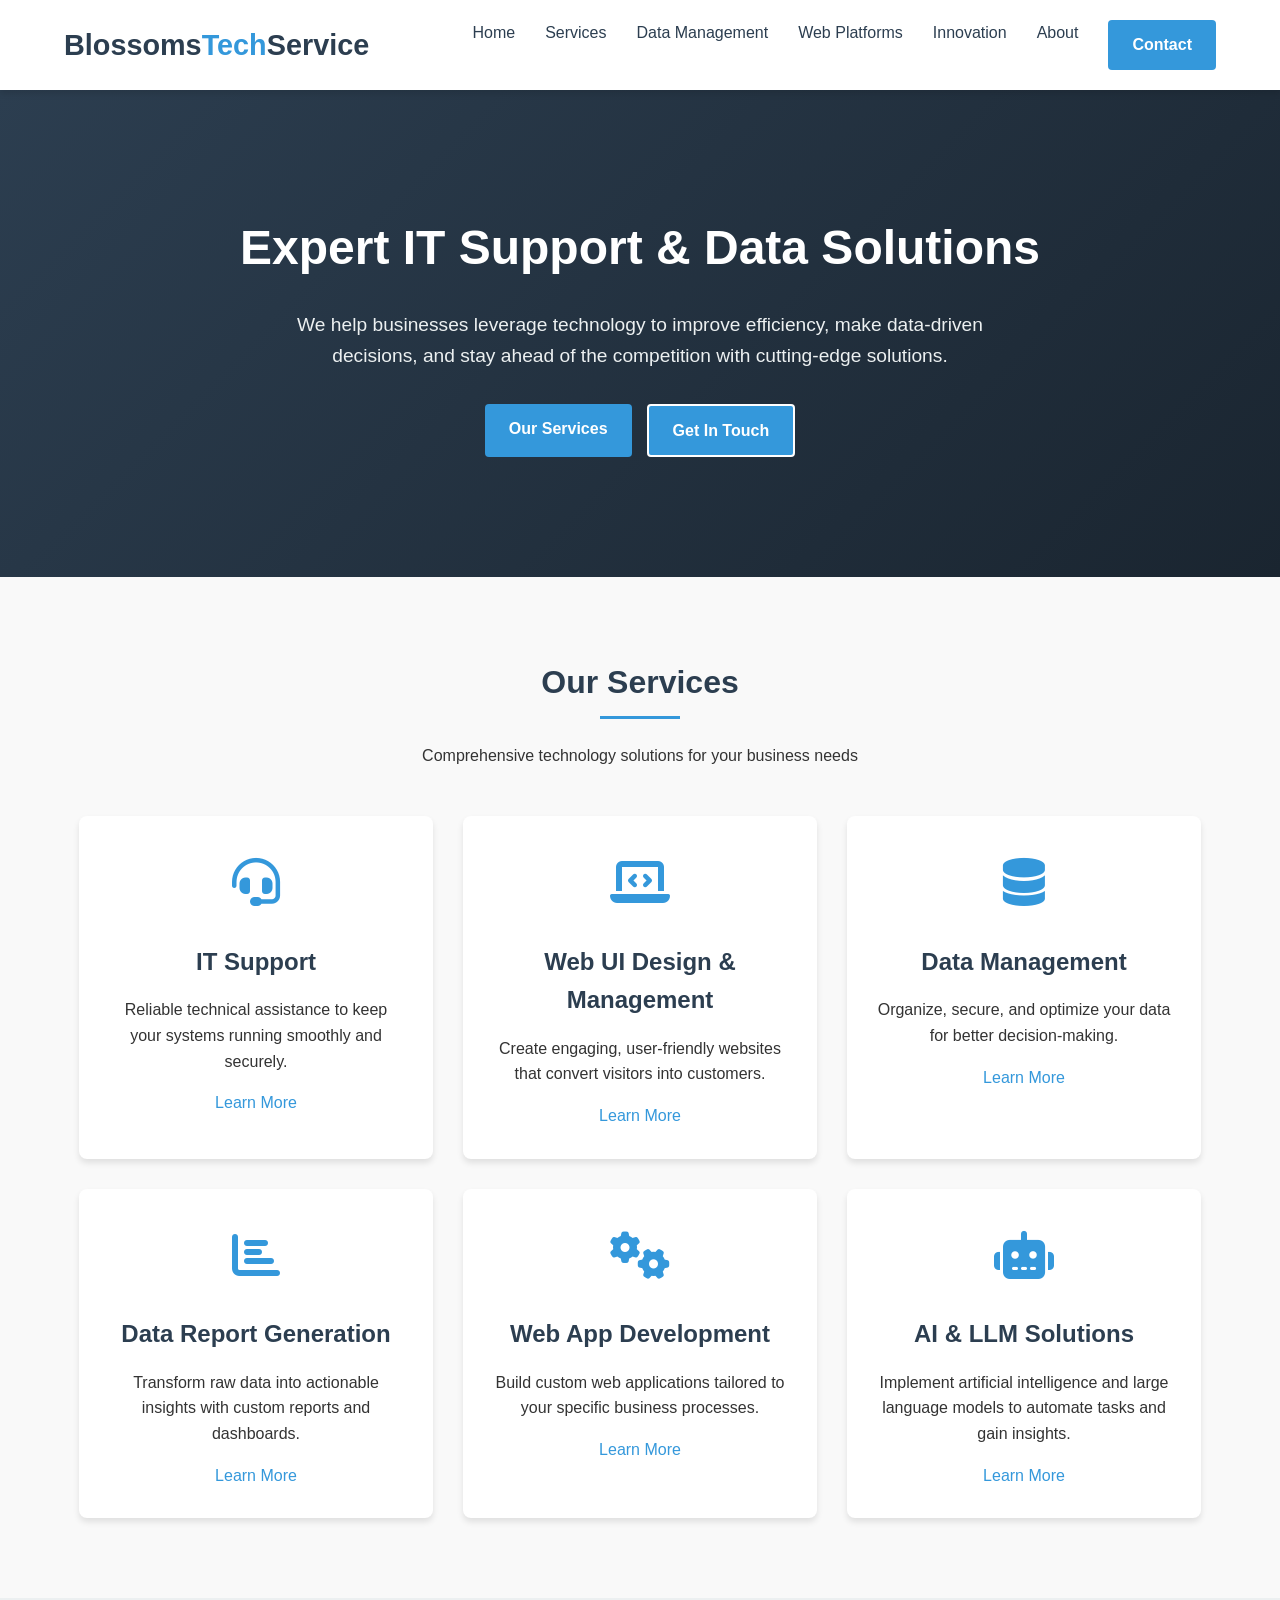
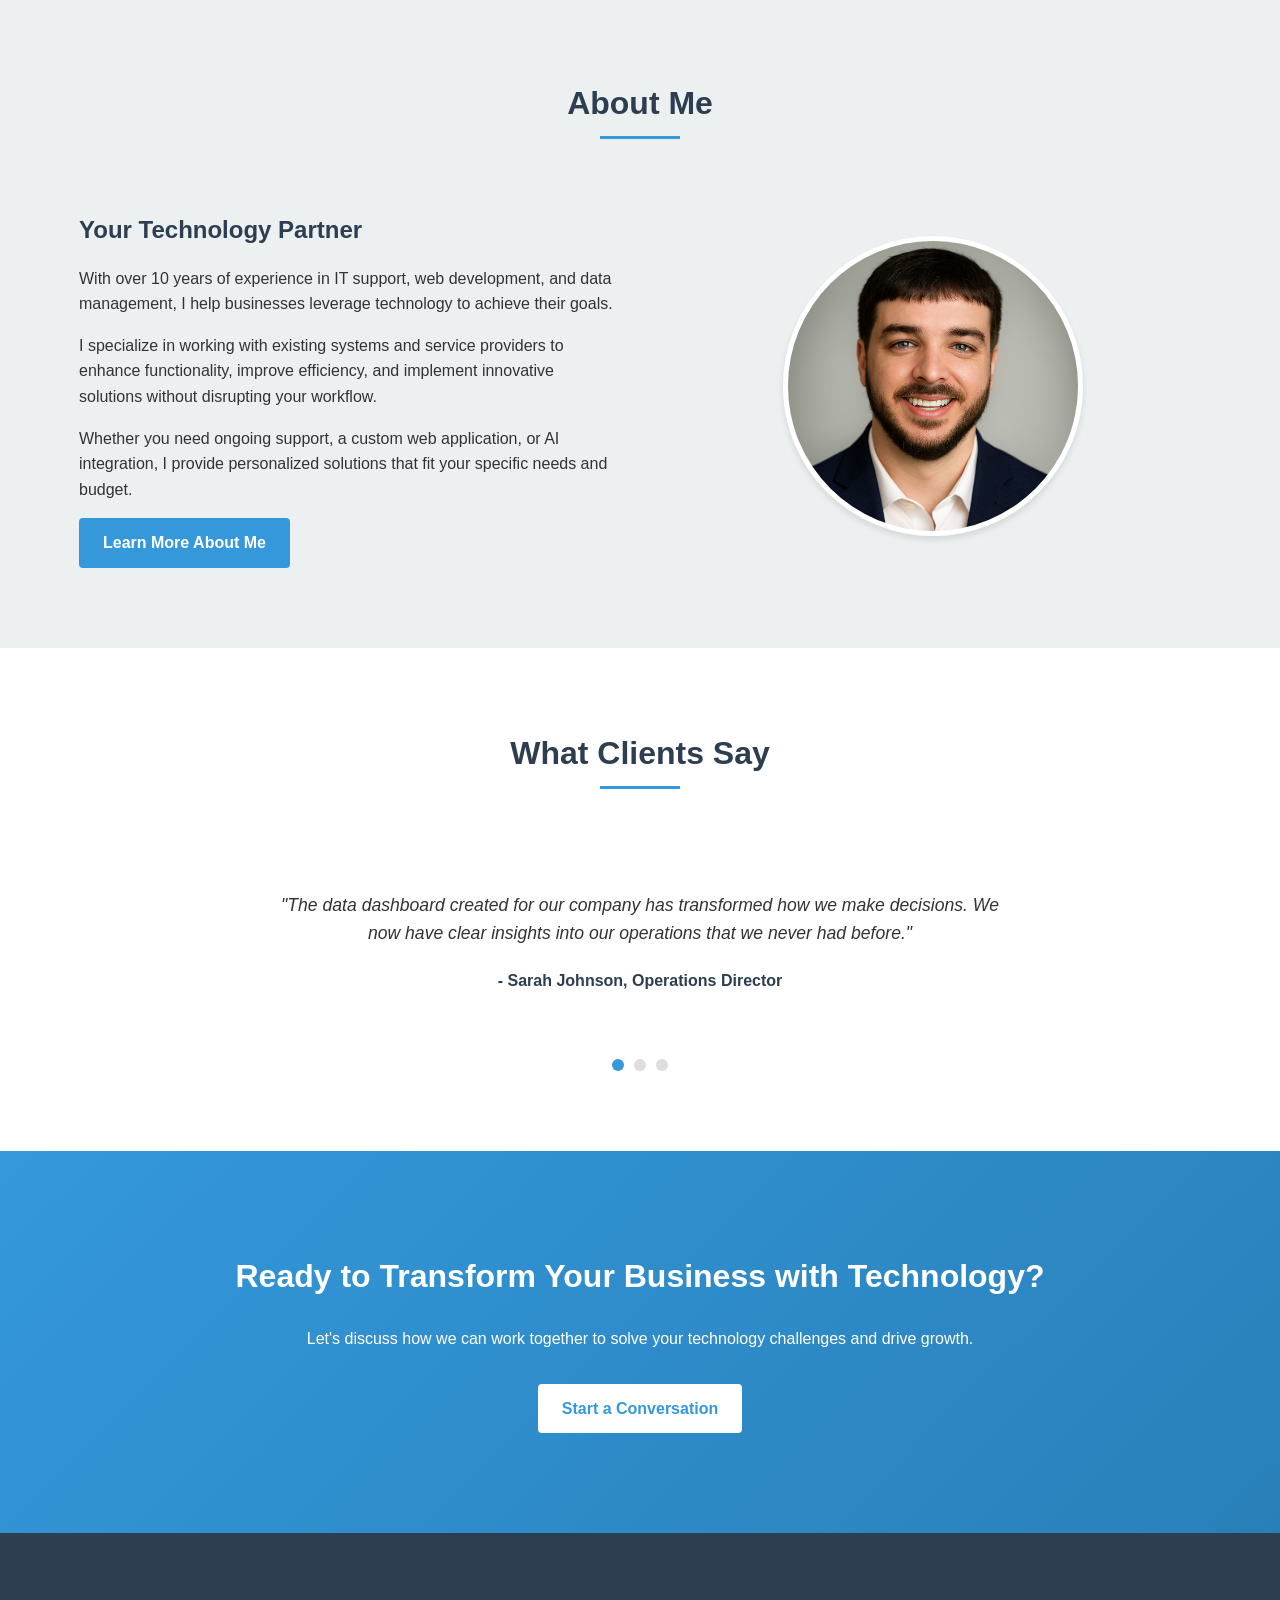
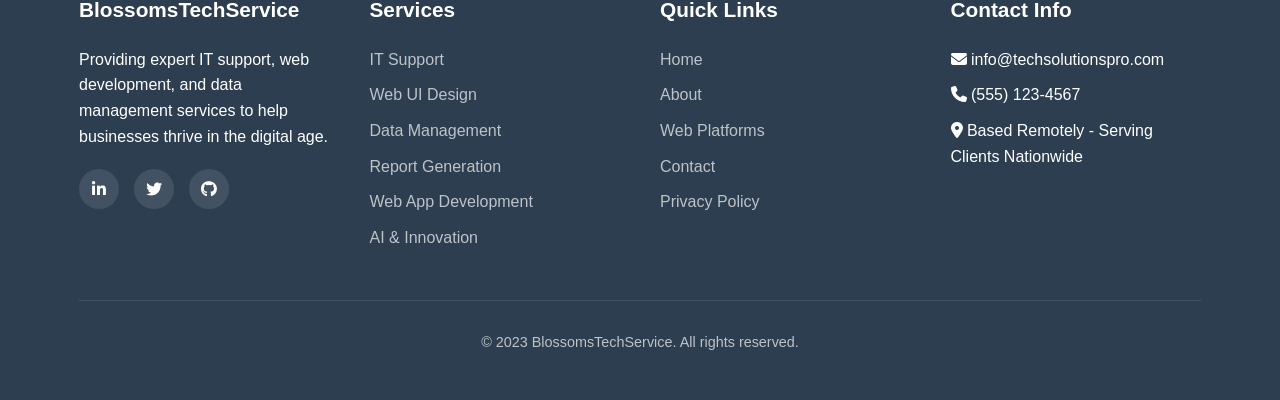
<file: index.html>
<!DOCTYPE html>
<html lang="en">
<head>
    <meta charset="UTF-8">
    <meta name="viewport" content="width=device-width, initial-scale=1.0">
    <title>BlossomsTechService | IT Support & Data Management Services</title>
    <link rel="icon" type="image/x-icon" href="favicon.ico">
    <link rel="stylesheet" href="https://cdnjs.cloudflare.com/ajax/libs/font-awesome/6.4.0/css/all.min.css">
    <style>
        /* CSS Variables */
        :root {
            --primary: #2c3e50;
            --secondary: #3498db;
            --accent: #e74c3c;
            --light: #ecf0f1;
            --dark: #2c3e50;
            --text: #333;
            --text-light: #7f8c8d;
            --shadow: 0 4px 6px rgba(0, 0, 0, 0.1);
            --transition: all 0.3s ease;
        }

        /* Base Styles */
        * {
            margin: 0;
            padding: 0;
            box-sizing: border-box;
        }

        body {
            font-family: 'Segoe UI', Tahoma, Geneva, Verdana, sans-serif;
            line-height: 1.6;
            color: var(--text);
            background-color: #f9f9f9;
        }

        h1, h2, h3, h4 {
            margin-bottom: 1rem;
            color: var(--primary);
        }

        h1 {
            font-size: 2.5rem;
        }

        h2 {
            font-size: 2rem;
            margin-bottom: 1.5rem;
        }

        h3 {
            font-size: 1.5rem;
        }

        p {
            margin-bottom: 1rem;
        }

        a {
            text-decoration: none;
            color: var(--secondary);
            transition: var(--transition);
        }

        a:hover {
            color: var(--accent);
        }

        .container {
            width: 90%;
            max-width: 1200px;
            margin: 0 auto;
            padding: 0 15px;
        }

        .btn {
            display: inline-block;
            padding: 12px 24px;
            background-color: var(--secondary);
            color: white;
            border: none;
            border-radius: 4px;
            cursor: pointer;
            font-weight: 600;
            transition: var(--transition);
            text-align: center;
        }

        .btn:hover {
            background-color: var(--primary);
            color: white;
        }

        .btn-outline {
            background-color: transparent;
            border: 2px solid var(--secondary);
            color: var(--secondary);
        }

        .btn-outline:hover {
            background-color: var(--secondary);
            color: white;
        }

        section {
            padding: 80px 0;
        }

        .section-title {
            text-align: center;
            margin-bottom: 3rem;
        }

        .section-title h2 {
            position: relative;
            display: inline-block;
            padding-bottom: 10px;
        }

        .section-title h2::after {
            content: '';
            position: absolute;
            bottom: 0;
            left: 50%;
            transform: translateX(-50%);
            width: 80px;
            height: 3px;
            background-color: var(--secondary);
        }

        /* Header Styles */
        header {
            background-color: white;
            box-shadow: var(--shadow);
            position: sticky;
            top: 0;
            z-index: 1000;
        }

        .header-container {
            display: flex;
            justify-content: space-between;
            align-items: center;
            padding: 20px 0;
        }

        .logo {
            font-size: 1.8rem;
            font-weight: 700;
            color: var(--primary);
        }

        .logo span {
            color: var(--secondary);
        }

        nav ul {
            display: flex;
            list-style: none;
        }

        nav ul li {
            margin-left: 30px;
        }

        nav ul li a {
            color: var(--dark);
            font-weight: 500;
        }

        nav ul li a:hover {
            color: var(--secondary);
        }

        .mobile-menu-btn {
            display: none;
            background: none;
            border: none;
            font-size: 1.5rem;
            color: var(--primary);
            cursor: pointer;
        }

        /* Hero Section */
        .hero {
            background: linear-gradient(135deg, var(--primary) 0%, #1a2530 100%);
            color: white;
            padding: 120px 0;
            text-align: center;
        }

        .hero h1 {
            color: white;
            font-size: 3rem;
            margin-bottom: 1.5rem;
        }

        .hero p {
            font-size: 1.2rem;
            max-width: 700px;
            margin: 0 auto 2rem;
            color: var(--light);
        }

        .hero-btns {
            display: flex;
            justify-content: center;
            gap: 15px;
        }

        .hero .btn {
            background-color: var(--secondary);
        }

        .hero .btn-outline {
            border-color: white;
            color: white;
        }

        .hero .btn-outline:hover {
            background-color: white;
            color: var(--primary);
        }

        /* Services Section */
        .services-grid {
            display: grid;
            grid-template-columns: repeat(auto-fit, minmax(300px, 1fr));
            gap: 30px;
        }

        .service-card {
            background-color: white;
            border-radius: 8px;
            padding: 30px;
            box-shadow: var(--shadow);
            transition: var(--transition);
            text-align: center;
        }

        .service-card:hover {
            transform: translateY(-10px);
            box-shadow: 0 10px 20px rgba(0, 0, 0, 0.1);
        }

        .service-icon {
            font-size: 3rem;
            color: var(--secondary);
            margin-bottom: 20px;
        }

        /* About Section */
        .about {
            background-color: var(--light);
        }

        .about-content {
            display: flex;
            align-items: center;
            gap: 50px;
        }

        .about-text {
            flex: 1;
        }

        .about-image {
            flex: 1;
            text-align: center;
        }

        .profile-img {
            width: 300px;
            height: 300px;
            border-radius: 50%;
            object-fit: cover;
            border: 5px solid white;
            box-shadow: var(--shadow);
        }

        .upload-btn {
            display: inline-block;
            margin-top: 15px;
            padding: 8px 16px;
            background-color: var(--secondary);
            color: white;
            border-radius: 4px;
            cursor: pointer;
        }

        /* Testimonials */
        .testimonials {
            background-color: white;
        }

        .testimonial-slider {
            max-width: 800px;
            margin: 0 auto;
            text-align: center;
        }

        .testimonial {
            display: none;
            padding: 30px;
        }

        .testimonial.active {
            display: block;
        }

        .testimonial-text {
            font-style: italic;
            margin-bottom: 20px;
            font-size: 1.1rem;
        }

        .testimonial-author {
            font-weight: 600;
            color: var(--primary);
        }

        .testimonial-dots {
            display: flex;
            justify-content: center;
            margin-top: 20px;
        }

        .dot {
            width: 12px;
            height: 12px;
            background-color: #ddd;
            border-radius: 50%;
            margin: 0 5px;
            cursor: pointer;
        }

        .dot.active {
            background-color: var(--secondary);
        }

        /* CTA Section */
        .cta {
            background: linear-gradient(135deg, var(--secondary) 0%, #2980b9 100%);
            color: white;
            text-align: center;
            padding: 100px 0;
        }

        .cta h2 {
            color: white;
        }

        .cta p {
            max-width: 700px;
            margin: 0 auto 2rem;
        }

        .cta .btn {
            background-color: white;
            color: var(--secondary);
        }

        .cta .btn:hover {
            background-color: var(--primary);
            color: white;
        }

        /* Footer */
        footer {
            background-color: var(--dark);
            color: white;
            padding: 60px 0 30px;
        }

        .footer-content {
            display: grid;
            grid-template-columns: repeat(auto-fit, minmax(250px, 1fr));
            gap: 40px;
            margin-bottom: 40px;
        }

        .footer-column h3 {
            color: white;
            margin-bottom: 20px;
            font-size: 1.3rem;
        }

        .footer-column ul {
            list-style: none;
        }

        .footer-column ul li {
            margin-bottom: 10px;
        }

        .footer-column ul li a {
            color: #bdc3c7;
        }

        .footer-column ul li a:hover {
            color: white;
        }

        .social-links {
            display: flex;
            gap: 15px;
            margin-top: 20px;
        }

        .social-links a {
            display: flex;
            align-items: center;
            justify-content: center;
            width: 40px;
            height: 40px;
            background-color: rgba(255, 255, 255, 0.1);
            border-radius: 50%;
            color: white;
            transition: var(--transition);
        }

        .social-links a:hover {
            background-color: var(--secondary);
            transform: translateY(-3px);
        }

        .copyright {
            text-align: center;
            padding-top: 30px;
            border-top: 1px solid rgba(255, 255, 255, 0.1);
            color: #bdc3c7;
            font-size: 0.9rem;
        }

        /* Page Styles */
        .page-header {
            background-color: var(--primary);
            color: white;
            padding: 80px 0;
            text-align: center;
        }

        .page-header h1 {
            color: white;
        }

        .page-content {
            padding: 80px 0;
            background-color: white;
        }

        .service-detail {
            margin-bottom: 50px;
        }

        .service-detail h2 {
            color: var(--secondary);
            margin-bottom: 20px;
        }

        .service-features {
            display: grid;
            grid-template-columns: repeat(auto-fit, minmax(250px, 1fr));
            gap: 20px;
            margin-top: 30px;
        }

        .feature {
            background-color: var(--light);
            padding: 20px;
            border-radius: 8px;
        }

        .feature i {
            color: var(--secondary);
            margin-right: 10px;
        }

        /* Responsive Styles */
        @media (max-width: 992px) {
            .about-content {
                flex-direction: column;
            }
            
            .about-image {
                order: -1;
            }
        }

        @media (max-width: 768px) {
            h1 {
                font-size: 2rem;
            }
            
            h2 {
                font-size: 1.7rem;
            }
            
            .hero h1 {
                font-size: 2.2rem;
            }
            
            .hero-btns {
                flex-direction: column;
                align-items: center;
            }
            
            .hero-btns .btn {
                width: 100%;
                max-width: 300px;
                margin-bottom: 10px;
            }
            
            nav ul {
                display: none;
                position: absolute;
                top: 100%;
                left: 0;
                width: 100%;
                background-color: white;
                flex-direction: column;
                padding: 20px 0;
                box-shadow: var(--shadow);
            }
            
            nav ul.active {
                display: flex;
            }
            
            nav ul li {
                margin: 10px 0;
                text-align: center;
            }
            
            .mobile-menu-btn {
                display: block;
            }
        }
    </style>
</head>
<body>
    <!-- Header -->
    <header>
        <div class="container header-container">
            <a href="index.html" class="logo">Blossoms<span>Tech</span>Service</a>
            <button class="mobile-menu-btn">
                <i class="fas fa-bars"></i>
            </button>
            <nav>
                <ul>
                    <li><a href="index.html">Home</a></li>
                    <li><a href="services.html">Services</a></li>
                    <li><a href="data-management.html">Data Management</a></li>
                    <li><a href="web-platforms.html">Web Platforms</a></li>
                    <li><a href="innovation.html">Innovation</a></li>
                    <li><a href="about.html">About</a></li>
                    <li><a href="contact.html" class="btn">Contact</a></li>
                </ul>
            </nav>
        </div>
    </header>

    <!-- Hero Section -->
    <section class="hero">
        <div class="container">
            <h1>Expert IT Support & Data Solutions</h1>
            <p>We help businesses leverage technology to improve efficiency, make data-driven decisions, and stay ahead of the competition with cutting-edge solutions.</p>
            <div class="hero-btns">
                <a href="services.html" class="btn">Our Services</a>
                <a href="contact.html" class="btn btn-outline">Get In Touch</a>
            </div>
        </div>
    </section>

    <!-- Services Section -->
    <section id="services">
        <div class="container">
            <div class="section-title">
                <h2>Our Services</h2>
                <p>Comprehensive technology solutions for your business needs</p>
            </div>
            <div class="services-grid">
                <div class="service-card">
                    <div class="service-icon">
                        <i class="fas fa-headset"></i>
                    </div>
                    <h3>IT Support</h3>
                    <p>Reliable technical assistance to keep your systems running smoothly and securely.</p>
                    <a href="services.html#it-support">Learn More</a>
                </div>
                <div class="service-card">
                    <div class="service-icon">
                        <i class="fas fa-laptop-code"></i>
                    </div>
                    <h3>Web UI Design & Management</h3>
                    <p>Create engaging, user-friendly websites that convert visitors into customers.</p>
                    <a href="services.html#web-design">Learn More</a>
                </div>
                <div class="service-card">
                    <div class="service-icon">
                        <i class="fas fa-database"></i>
                    </div>
                    <h3>Data Management</h3>
                    <p>Organize, secure, and optimize your data for better decision-making.</p>
                    <a href="data-management.html">Learn More</a>
                </div>
                <div class="service-card">
                    <div class="service-icon">
                        <i class="fas fa-chart-bar"></i>
                    </div>
                    <h3>Data Report Generation</h3>
                    <p>Transform raw data into actionable insights with custom reports and dashboards.</p>
                    <a href="services.html#reports">Learn More</a>
                </div>
                <div class="service-card">
                    <div class="service-icon">
                        <i class="fas fa-cogs"></i>
                    </div>
                    <h3>Web App Development</h3>
                    <p>Build custom web applications tailored to your specific business processes.</p>
                    <a href="services.html#webapps">Learn More</a>
                </div>
                <div class="service-card">
                    <div class="service-icon">
                        <i class="fas fa-robot"></i>
                    </div>
                    <h3>AI & LLM Solutions</h3>
                    <p>Implement artificial intelligence and large language models to automate tasks and gain insights.</p>
                    <a href="innovation.html">Learn More</a>
                </div>
            </div>
        </div>
    </section>

    <!-- About Section -->
    <section class="about">
        <div class="container">
            <div class="section-title">
                <h2>About Me</h2>
            </div>
            <div class="about-content">
                <div class="about-text">
                    <h3>Your Technology Partner</h3>
                    <p>With over 10 years of experience in IT support, web development, and data management, I help businesses leverage technology to achieve their goals.</p>
                    <p>I specialize in working with existing systems and service providers to enhance functionality, improve efficiency, and implement innovative solutions without disrupting your workflow.</p>
                    <p>Whether you need ongoing support, a custom web application, or AI integration, I provide personalized solutions that fit your specific needs and budget.</p>
                    <a href="about.html" class="btn">Learn More About Me</a>
                </div>
                <div class="about-image">
                    <img src="BTSCEO.png" alt="Professional Photo" class="profile-img" id="profileImage">
                </div>
            </div>
        </div>
    </section>

    <!-- Testimonials Section -->
    <section class="testimonials">
        <div class="container">
            <div class="section-title">
                <h2>What Clients Say</h2>
            </div>
            <div class="testimonial-slider">
                <div class="testimonial active">
                    <p class="testimonial-text">"The data dashboard created for our company has transformed how we make decisions. We now have clear insights into our operations that we never had before."</p>
                    <p class="testimonial-author">- Sarah Johnson, Operations Director</p>
                </div>
                <div class="testimonial">
                    <p class="testimonial-text">"Working with an existing Squarespace site, they enhanced our functionality and integrated custom features that significantly improved our user experience."</p>
                    <p class="testimonial-author">- Michael Torres, E-commerce Manager</p>
                </div>
                <div class="testimonial">
                    <p class="testimonial-text">"The AI implementation for our customer service has reduced response times by 70% while maintaining quality. A game-changer for our business."</p>
                    <p class="testimonial-author">- Jennifer Lee, Customer Success Lead</p>
                </div>
                <div class="testimonial-dots">
                    <span class="dot active" data-slide="0"></span>
                    <span class="dot" data-slide="1"></span>
                    <span class="dot" data-slide="2"></span>
                </div>
            </div>
        </div>
    </section>

    <!-- CTA Section -->
    <section class="cta">
        <div class="container">
            <h2>Ready to Transform Your Business with Technology?</h2>
            <p>Let's discuss how we can work together to solve your technology challenges and drive growth.</p>
            <a href="contact.html" class="btn">Start a Conversation</a>
        </div>
    </section>

    <!-- Footer -->
    <footer>
        <div class="container">
            <div class="footer-content">
                <div class="footer-column">
                    <h3>BlossomsTechService</h3>
                    <p>Providing expert IT support, web development, and data management services to help businesses thrive in the digital age.</p>
                    <div class="social-links">
                        <a href="#"><i class="fab fa-linkedin-in"></i></a>
                        <a href="#"><i class="fab fa-twitter"></i></a>
                        <a href="#"><i class="fab fa-github"></i></a>
                    </div>
                </div>
                <div class="footer-column">
                    <h3>Services</h3>
                    <ul>
                        <li><a href="services.html#it-support">IT Support</a></li>
                        <li><a href="services.html#web-design">Web UI Design</a></li>
                        <li><a href="data-management.html">Data Management</a></li>
                        <li><a href="services.html#reports">Report Generation</a></li>
                        <li><a href="services.html#webapps">Web App Development</a></li>
                        <li><a href="innovation.html">AI & Innovation</a></li>
                    </ul>
                </div>
                <div class="footer-column">
                    <h3>Quick Links</h3>
                    <ul>
                        <li><a href="index.html">Home</a></li>
                        <li><a href="about.html">About</a></li>
                        <li><a href="web-platforms.html">Web Platforms</a></li>
                        <li><a href="contact.html">Contact</a></li>
                        <li><a href="privacy.html">Privacy Policy</a></li>
                    </ul>
                </div>
                <div class="footer-column">
                    <h3>Contact Info</h3>
                    <ul>
                        <li><i class="fas fa-envelope"></i> info@techsolutionspro.com</li>
                        <li><i class="fas fa-phone"></i> (555) 123-4567</li>
                        <li><i class="fas fa-map-marker-alt"></i> Based Remotely - Serving Clients Nationwide</li>
                    </ul>
                </div>
            </div>
            <div class="copyright">
                <p>&copy; 2023 BlossomsTechService. All rights reserved.</p>
            </div>
        </div>
    </footer>

    <script>
        // Mobile Menu Toggle
        document.querySelector('.mobile-menu-btn').addEventListener('click', function() {
            document.querySelector('nav ul').classList.toggle('active');
        });

        // Testimonial Slider
        const dots = document.querySelectorAll('.dot');
        const testimonials = document.querySelectorAll('.testimonial');
        
        dots.forEach(dot => {
            dot.addEventListener('click', function() {
                const slideIndex = this.getAttribute('data-slide');
                
                // Update active testimonial
                testimonials.forEach(testimonial => testimonial.classList.remove('active'));
                testimonials[slideIndex].classList.add('active');
                
                // Update active dot
                dots.forEach(d => d.classList.remove('active'));
                this.classList.add('active');
            });
        });

        // Auto-advance testimonials
        let currentSlide = 0;
        setInterval(() => {
            currentSlide = (currentSlide + 1) % testimonials.length;
            
            testimonials.forEach(testimonial => testimonial.classList.remove('active'));
            testimonials[currentSlide].classList.add('active');
            
            dots.forEach(dot => dot.classList.remove('active'));
            dots[currentSlide].classList.add('active');
        }, 5000);

        // Profile Photo Upload
        document.getElementById('uploadTrigger').addEventListener('click', function() {
            document.getElementById('photoUpload').click();
        });

        document.getElementById('photoUpload').addEventListener('change', function(e) {
            if (e.target.files && e.target.files[0]) {
                const reader = new FileReader();
                
                reader.onload = function(e) {
                    document.getElementById('profileImage').src = e.target.result;
                }
                
                reader.readAsDataURL(e.target.files[0]);
            }
        });
    </script>
</body>
</html>
</file>
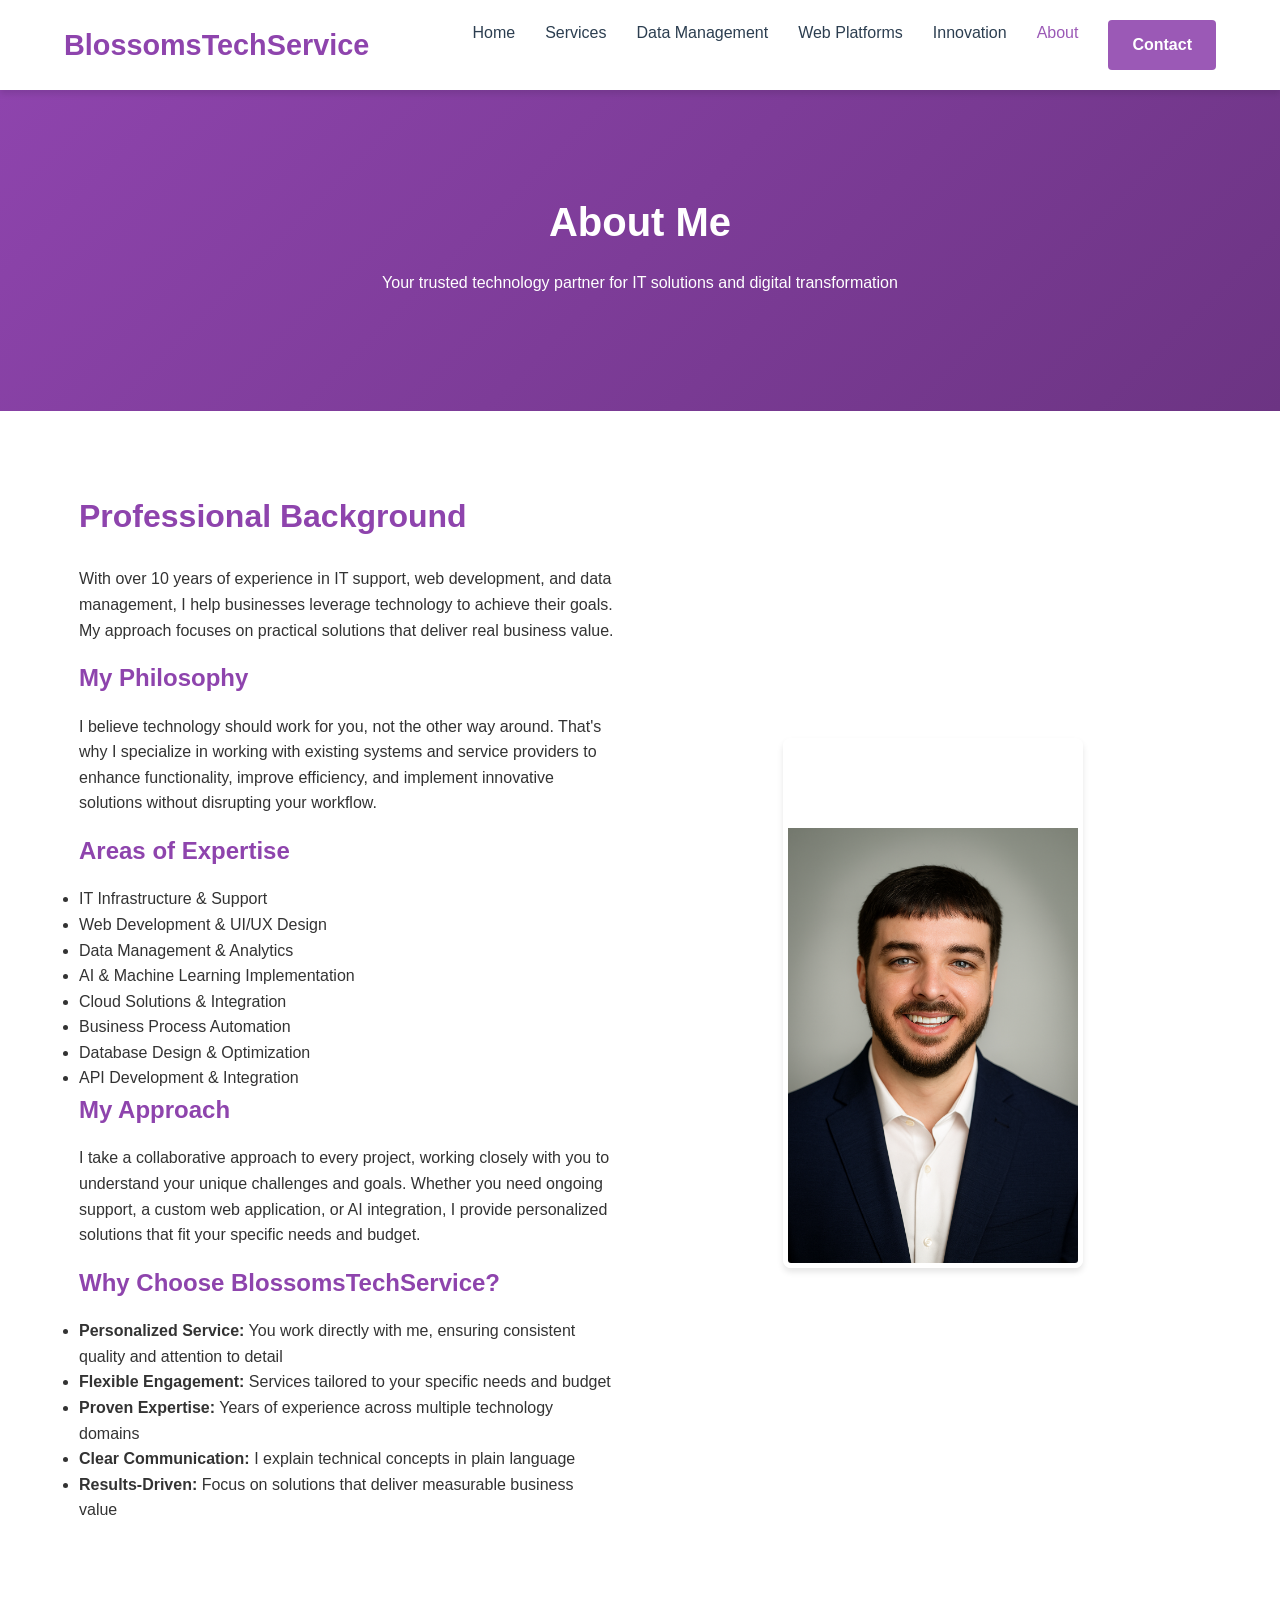
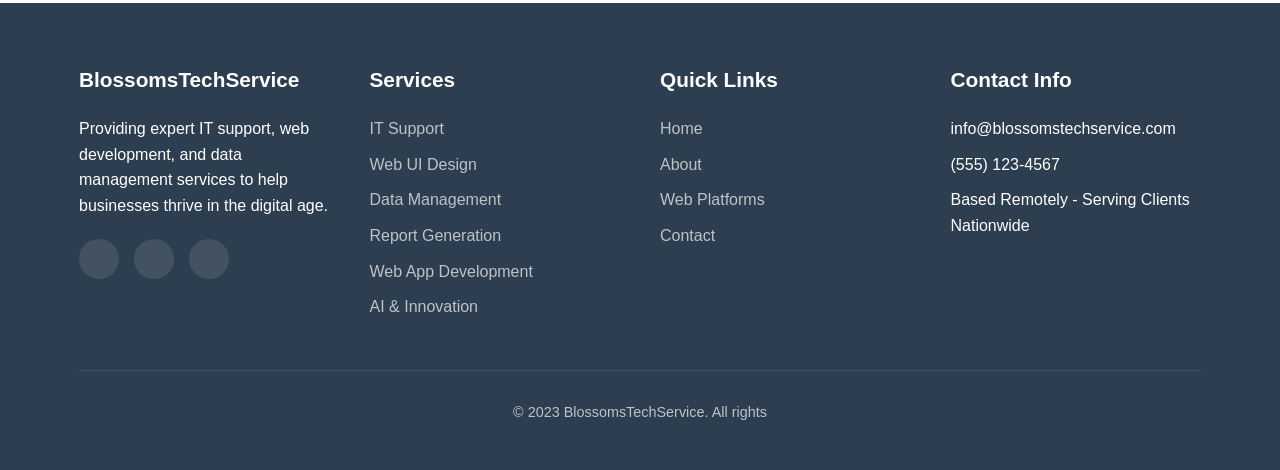
<file: about.html>
<!DOCTYPE html>
<html lang="en">
<head>
    <meta charset="UTF-8">
    <meta name="viewport" content="width=device-width, initial-scale=1.0">
    <title>About | BlossomsTechService</title>
    <link rel="stylesheet" href="style.css">
</head>
<body>
    <header>
        <div class="container header-container">
            <a href="index.html" class="logo">BlossomsTechService</a>
            <nav>
                <ul>
                    <li><a href="index.html">Home</a></li>
                    <li><a href="services.html">Services</a></li>
                    <li><a href="data-management.html">Data Management</a></li>
                    <li><a href="web-platforms.html">Web Platforms</a></li>
                    <li><a href="innovation.html">Innovation</a></li>
                    <li><a href="about.html" class="active">About</a></li>
                    <li><a href="contact.html" class="btn">Contact</a></li>
                </ul>
            </nav>
        </div>
    </header>

    <section class="page-header">
        <div class="container">
            <h1>About Me</h1>
            <p>Your trusted technology partner for IT solutions and digital transformation</p>
        </div>
    </section>

    <section class="page-content">
        <div class="container">
            <div class="about-content">
                <div class="about-text">
                    <h2>Professional Background</h2>
                    <p>With over 10 years of experience in IT support, web development, and data management, I help businesses leverage technology to achieve their goals. My approach focuses on practical solutions that deliver real business value.</p>
                    
                    <h3>My Philosophy</h3>
                    <p>I believe technology should work for you, not the other way around. That's why I specialize in working with existing systems and service providers to enhance functionality, improve efficiency, and implement innovative solutions without disrupting your workflow.</p>
                    
                    <h3>Areas of Expertise</h3>
                    <ul>
                        <li>IT Infrastructure & Support</li>
                        <li>Web Development & UI/UX Design</li>
                        <li>Data Management & Analytics</li>
                        <li>AI & Machine Learning Implementation</li>
                        <li>Cloud Solutions & Integration</li>
                        <li>Business Process Automation</li>
                        <li>Database Design & Optimization</li>
                        <li>API Development & Integration</li>
                    </ul>

                    <h3>My Approach</h3>
                    <p>I take a collaborative approach to every project, working closely with you to understand your unique challenges and goals. Whether you need ongoing support, a custom web application, or AI integration, I provide personalized solutions that fit your specific needs and budget.</p>

                    <h3>Why Choose BlossomsTechService?</h3>
                    <ul>
                        <li><strong>Personalized Service:</strong> You work directly with me, ensuring consistent quality and attention to detail</li>
                        <li><strong>Flexible Engagement:</strong> Services tailored to your specific needs and budget</li>
                        <li><strong>Proven Expertise:</strong> Years of experience across multiple technology domains</li>
                        <li><strong>Clear Communication:</strong> I explain technical concepts in plain language</li>
                        <li><strong>Results-Driven:</strong> Focus on solutions that deliver measurable business value</li>
                    </ul>
                </div>
                
                <div class="about-image">
<img src="https://blossomstechservice.github.io/blossomstechservice/BTSCEO.png" class="profile-img" id="profileImage" alt="CEO Photo">                </div>
            </div>
        </div>
    </section>

    <footer>
        <div class="container">
            <div class="footer-content">
                <div class="footer-column">
                    <h3>BlossomsTechService</h3>
                    <p>Providing expert IT support, web development, and data management services to help businesses thrive in the digital age.</p>
                    <div class="social-links">
                        <a href="#"><i class="fab fa-linkedin-in"></i></a>
                        <a href="#"><i class="fab fa-twitter"></i></a>
                        <a href="#"><i class="fab fa-github"></i></a>
                    </div>
                </div>
                <div class="footer-column">
                    <h3>Services</h3>
                    <ul>
                        <li><a href="services.html#it-support">IT Support</a></li>
                        <li><a href="services.html#web-design">Web UI Design</a></li>
                        <li><a href="data-management.html">Data Management</a></li>
                        <li><a href="services.html#reports">Report Generation</a></li>
                        <li><a href="services.html#webapps">Web App Development</a></li>
                        <li><a href="innovation.html">AI & Innovation</a></li>
                    </ul>
                </div>
                <div class="footer-column">
                    <h3>Quick Links</h3>
                    <ul>
                        <li><a href="index.html">Home</a></li>
                        <li><a href="about.html">About</a></li>
                        <li><a href="web-platforms.html">Web Platforms</a></li>
                        <li><a href="contact.html">Contact</a></li>
                    </ul>
                </div>
                <div class="footer-column">
                    <h3>Contact Info</h3>
                    <ul>
                        <li><i class="fas fa-envelope"></i> info@blossomstechservice.com</li>
                        <li><i class="fas fa-phone"></i> (555) 123-4567</li>
                        <li><i class="fas fa-map-marker-alt"></i> Based Remotely - Serving Clients Nationwide</li>
                    </ul>
                </div>
            </div>
            <div class="copyright">
                <p>&copy; 2023 BlossomsTechService. All rights
</file>
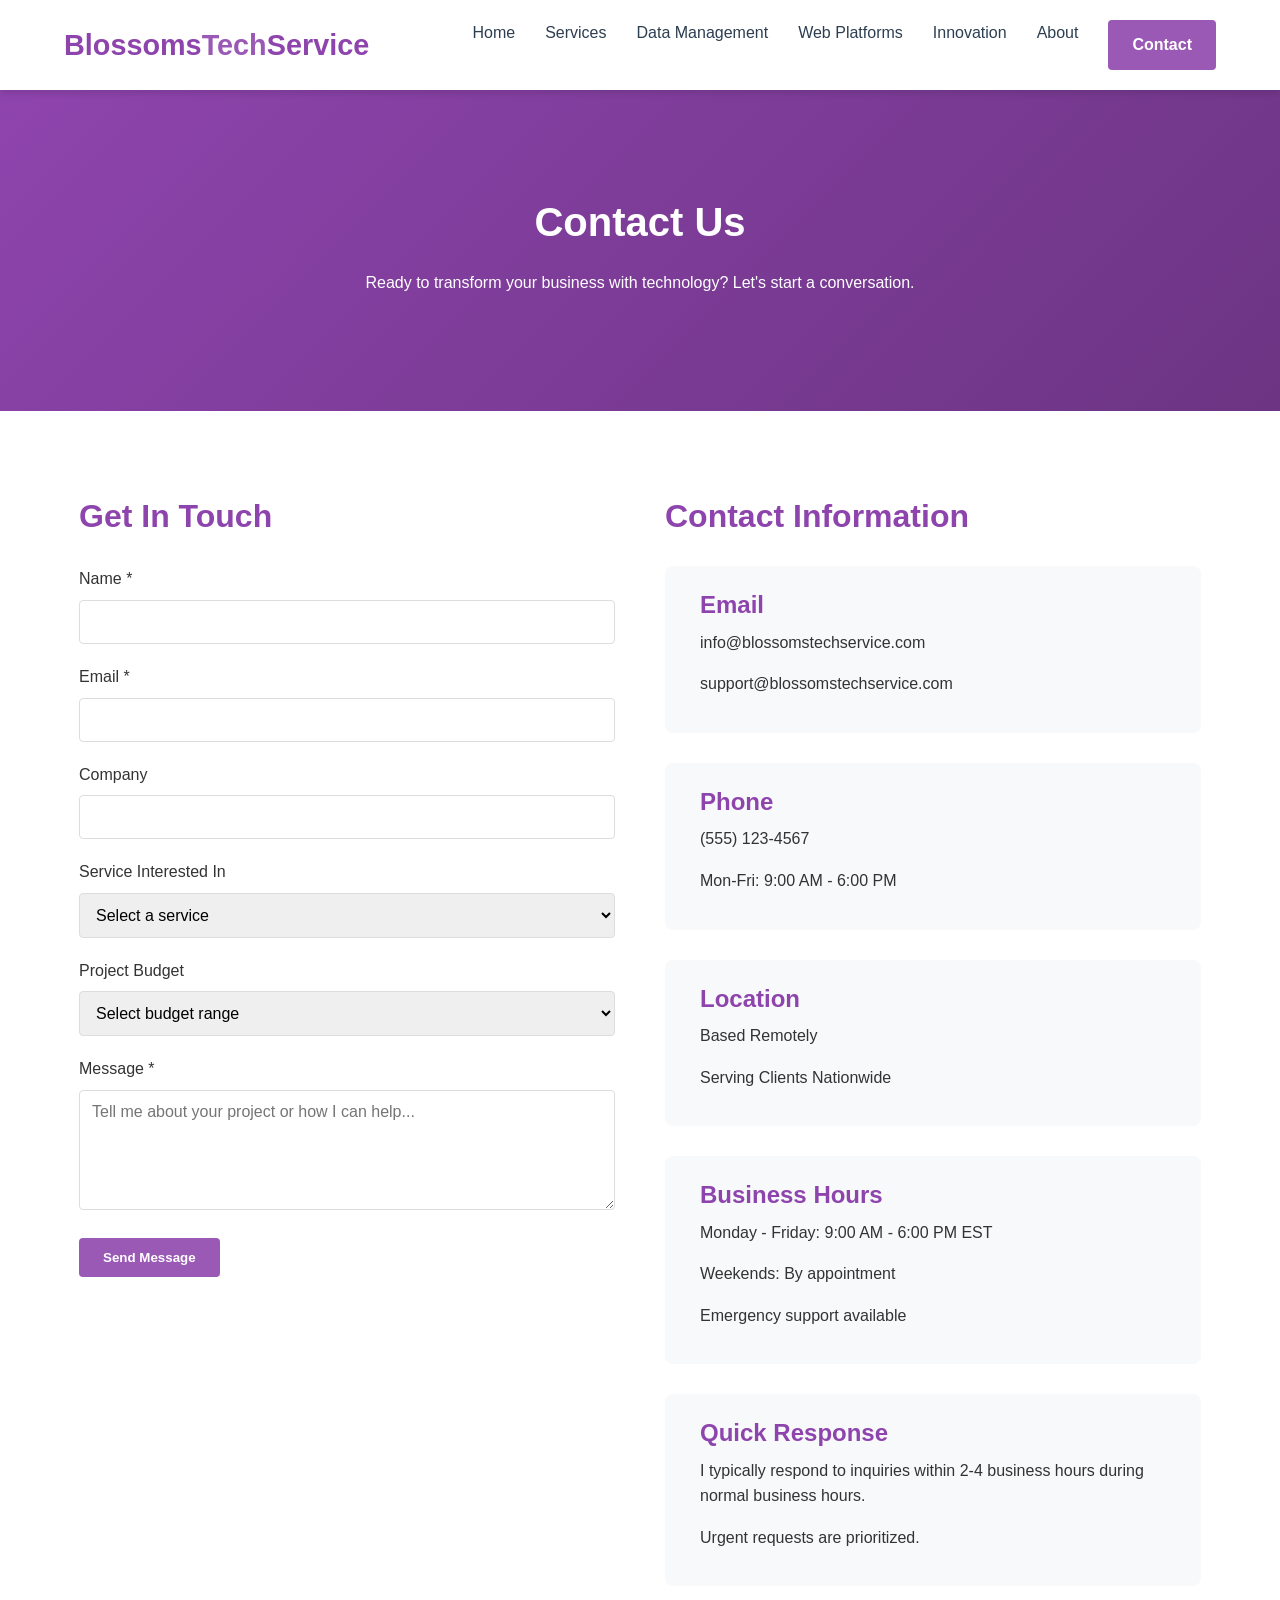
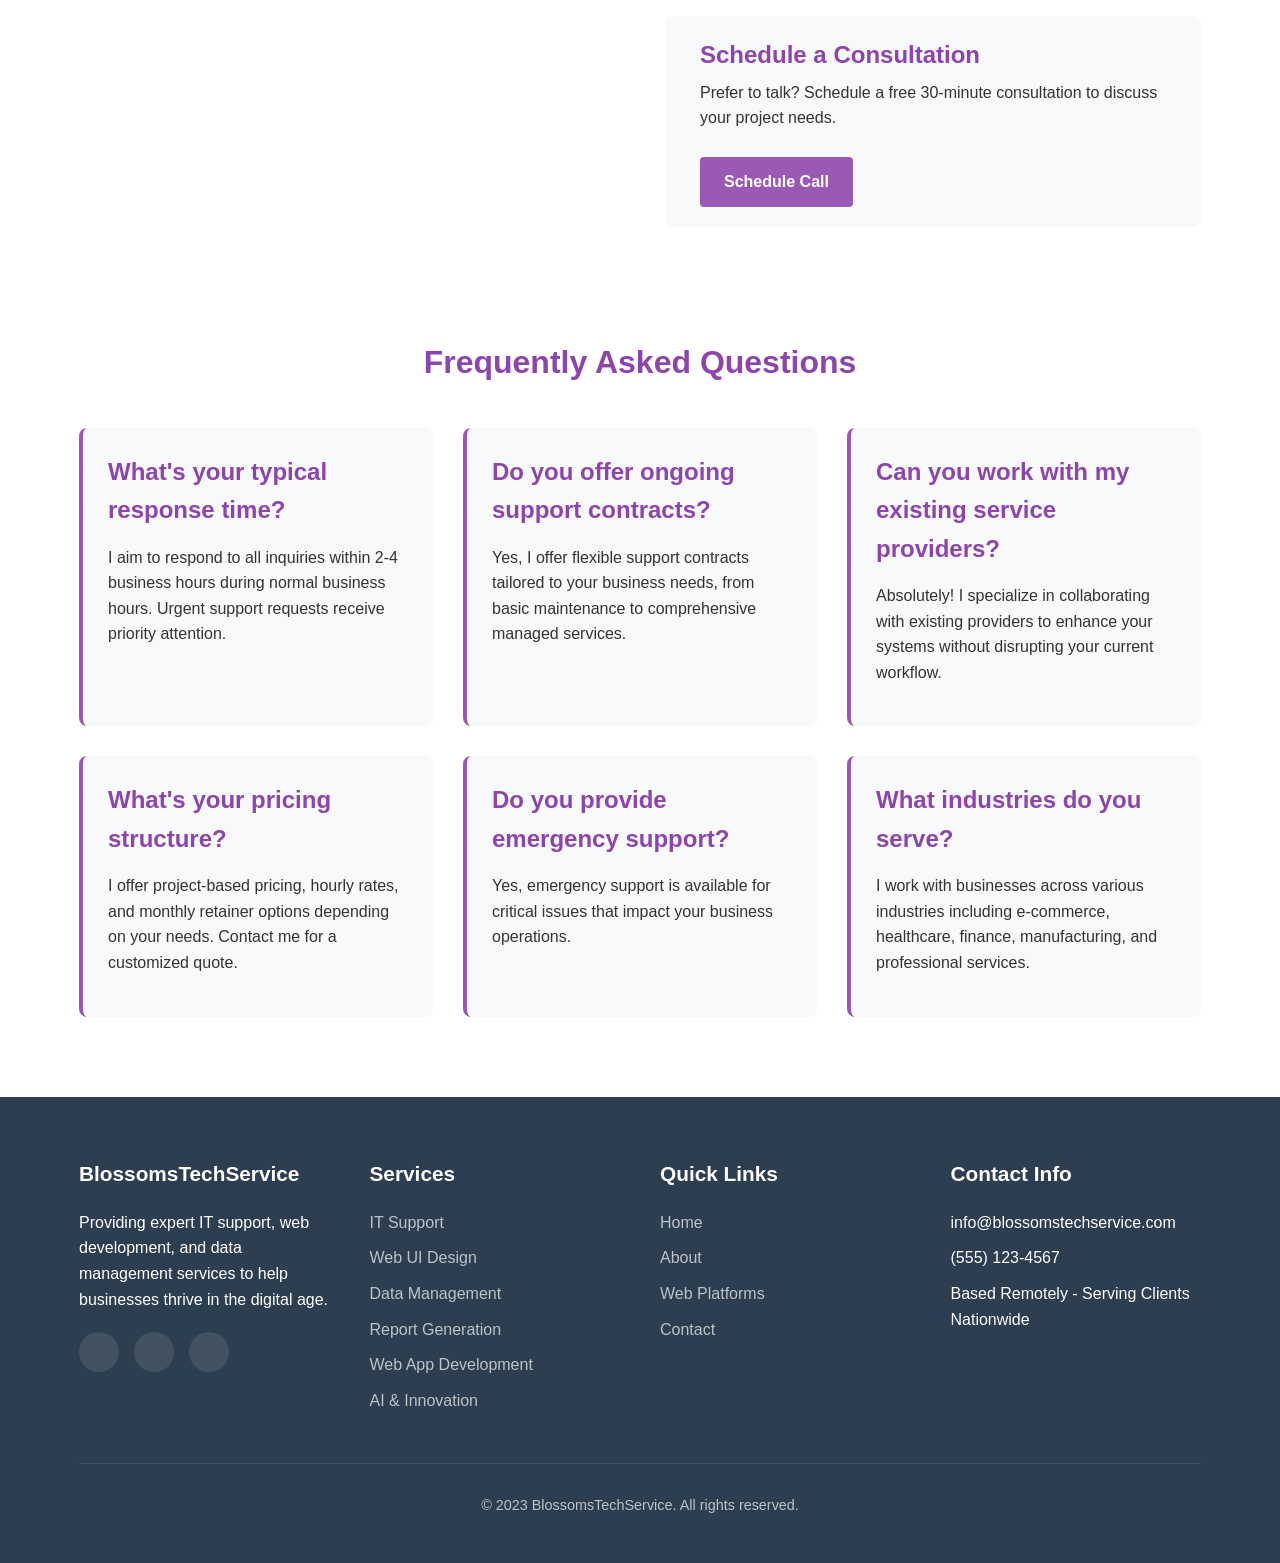
<file: contact.html>
<!DOCTYPE html>
<html lang="en">
<head>
    <meta charset="UTF-8">
    <meta name="viewport" content="width=device-width, initial-scale=1.0">
    <title>Contact | BlossomsTechService</title>
    <link rel="stylesheet" href="style.css">
</head>
<body>
    <header>
        <div class="container header-container">
            <a href="index.html" class="logo">Blossoms<span>Tech</span>Service</a>
            <button class="mobile-menu-btn">
                <i class="fas fa-bars"></i>
            </button>
            <nav>
                <ul>
                    <li><a href="index.html">Home</a></li>
                    <li><a href="services.html">Services</a></li>
                    <li><a href="data-management.html">Data Management</a></li>
                    <li><a href="web-platforms.html">Web Platforms</a></li>
                    <li><a href="innovation.html">Innovation</a></li>
                    <li><a href="about.html">About</a></li>
                    <li><a href="contact.html" class="btn">Contact</a></li>
                </ul>
            </nav>
        </div>
    </header>

    <section class="page-header">
        <div class="container">
            <h1>Contact Us</h1>
            <p>Ready to transform your business with technology? Let's start a conversation.</p>
        </div>
    </section>

    <section class="page-content">
        <div class="container">
            <div class="contact-content">
                <div class="contact-form">
                    <h2>Get In Touch</h2>
                    <form id="contactForm">
                        <div class="form-group">
                            <label for="name">Name *</label>
                            <input type="text" id="name" name="name" required>
                        </div>
                        <div class="form-group">
                            <label for="email">Email *</label>
                            <input type="email" id="email" name="email" required>
                        </div>
                        <div class="form-group">
                            <label for="company">Company</label>
                            <input type="text" id="company" name="company">
                        </div>
                        <div class="form-group">
                            <label for="service">Service Interested In</label>
                            <select id="service" name="service">
                                <option value="">Select a service</option>
                                <option value="it-support">IT Support</option>
                                <option value="web-design">Web UI Design</option>
                                <option value="data-management">Data Management</option>
                                <option value="reports">Report Generation</option>
                                <option value="webapps">Web App Development</option>
                                <option value="ai">AI Solutions</option>
                                <option value="integrations">Integrations</option>
                                <option value="other">Other</option>
                            </select>
                        </div>
                        <div class="form-group">
                            <label for="budget">Project Budget</label>
                            <select id="budget" name="budget">
                                <option value="">Select budget range</option>
                                <option value="under-1k">Under $1,000</option>
                                <option value="1k-5k">$1,000 - $5,000</option>
                                <option value="5k-10k">$5,000 - $10,000</option>
                                <option value="10k-25k">$10,000 - $25,000</option>
                                <option value="25k-plus">$25,000+</option>
                                <option value="not-sure">Not sure yet</option>
                            </select>
                        </div>
                        <div class="form-group">
                            <label for="message">Message *</label>
                            <textarea id="message" name="message" rows="5" placeholder="Tell me about your project or how I can help..." required></textarea>
                        </div>
                        <button type="submit" class="btn">Send Message</button>
                    </form>
                </div>
                
                <div class="contact-info">
                    <h2>Contact Information</h2>
                    
                    <div class="contact-item">
                        <i class="fas fa-envelope"></i>
                        <div>
                            <h3>Email</h3>
                            <p>info@blossomstechservice.com</p>
                            <p>support@blossomstechservice.com</p>
                        </div>
                    </div>
                    
                    <div class="contact-item">
                        <i class="fas fa-phone"></i>
                        <div>
                            <h3>Phone</h3>
                            <p>(555) 123-4567</p>
                            <p>Mon-Fri: 9:00 AM - 6:00 PM</p>
                        </div>
                    </div>
                    
                    <div class="contact-item">
                        <i class="fas fa-map-marker-alt"></i>
                        <div>
                            <h3>Location</h3>
                            <p>Based Remotely</p>
                            <p>Serving Clients Nationwide</p>
                        </div>
                    </div>
                    
                    <div class="contact-item">
                        <i class="fas fa-clock"></i>
                        <div>
                            <h3>Business Hours</h3>
                            <p>Monday - Friday: 9:00 AM - 6:00 PM EST</p>
                            <p>Weekends: By appointment</p>
                            <p>Emergency support available</p>
                        </div>
                    </div>

                    <div class="contact-item">
                        <i class="fas fa-comments"></i>
                        <div>
                            <h3>Quick Response</h3>
                            <p>I typically respond to inquiries within 2-4 business hours during normal business hours.</p>
                            <p>Urgent requests are prioritized.</p>
                        </div>
                    </div>

                    <div class="contact-item">
                        <i class="fas fa-calendar-check"></i>
                        <div>
                            <h3>Schedule a Consultation</h3>
                            <p>Prefer to talk? Schedule a free 30-minute consultation to discuss your project needs.</p>
                            <a href="#" class="btn" style="margin-top: 10px;">Schedule Call</a>
                        </div>
                    </div>
                </div>
            </div>

            <div class="faq-section" style="margin-top: 80px;">
                <h2 style="text-align: center; margin-bottom: 40px;">Frequently Asked Questions</h2>
                <div class="faq-grid">
                    <div class="faq-item">
                        <h3>What's your typical response time?</h3>
                        <p>I aim to respond to all inquiries within 2-4 business hours during normal business hours. Urgent support requests receive priority attention.</p>
                    </div>
                    <div class="faq-item">
                        <h3>Do you offer ongoing support contracts?</h3>
                        <p>Yes, I offer flexible support contracts tailored to your business needs, from basic maintenance to comprehensive managed services.</p>
                    </div>
                    <div class="faq-item">
                        <h3>Can you work with my existing service providers?</h3>
                        <p>Absolutely! I specialize in collaborating with existing providers to enhance your systems without disrupting your current workflow.</p>
                    </div>
                    <div class="faq-item">
                        <h3>What's your pricing structure?</h3>
                        <p>I offer project-based pricing, hourly rates, and monthly retainer options depending on your needs. Contact me for a customized quote.</p>
                    </div>
                    <div class="faq-item">
                        <h3>Do you provide emergency support?</h3>
                        <p>Yes, emergency support is available for critical issues that impact your business operations.</p>
                    </div>
                    <div class="faq-item">
                        <h3>What industries do you serve?</h3>
                        <p>I work with businesses across various industries including e-commerce, healthcare, finance, manufacturing, and professional services.</p>
                    </div>
                </div>
            </div>
        </div>
    </section>

    <footer>
        <div class="container">
            <div class="footer-content">
                <div class="footer-column">
                    <h3>BlossomsTechService</h3>
                    <p>Providing expert IT support, web development, and data management services to help businesses thrive in the digital age.</p>
                    <div class="social-links">
                        <a href="#"><i class="fab fa-linkedin-in"></i></a>
                        <a href="#"><i class="fab fa-twitter"></i></a>
                        <a href="#"><i class="fab fa-github"></i></a>
                    </div>
                </div>
                <div class="footer-column">
                    <h3>Services</h3>
                    <ul>
                        <li><a href="services.html#it-support">IT Support</a></li>
                        <li><a href="services.html#web-design">Web UI Design</a></li>
                        <li><a href="data-management.html">Data Management</a></li>
                        <li><a href="services.html#reports">Report Generation</a></li>
                        <li><a href="services.html#webapps">Web App Development</a></li>
                        <li><a href="innovation.html">AI & Innovation</a></li>
                    </ul>
                </div>
                <div class="footer-column">
                    <h3>Quick Links</h3>
                    <ul>
                        <li><a href="index.html">Home</a></li>
                        <li><a href="about.html">About</a></li>
                        <li><a href="web-platforms.html">Web Platforms</a></li>
                        <li><a href="contact.html">Contact</a></li>
                    </ul>
                </div>
                <div class="footer-column">
                    <h3>Contact Info</h3>
                    <ul>
                        <li><i class="fas fa-envelope"></i> info@blossomstechservice.com</li>
                        <li><i class="fas fa-phone"></i> (555) 123-4567</li>
                        <li><i class="fas fa-map-marker-alt"></i> Based Remotely - Serving Clients Nationwide</li>
                    </ul>
                </div>
            </div>
            <div class="copyright">
                <p>&copy; 2023 BlossomsTechService. All rights reserved.</p>
            </div>
        </div>
    </footer>
    <script src="script.js"></script>
</body>
</html>
</file>
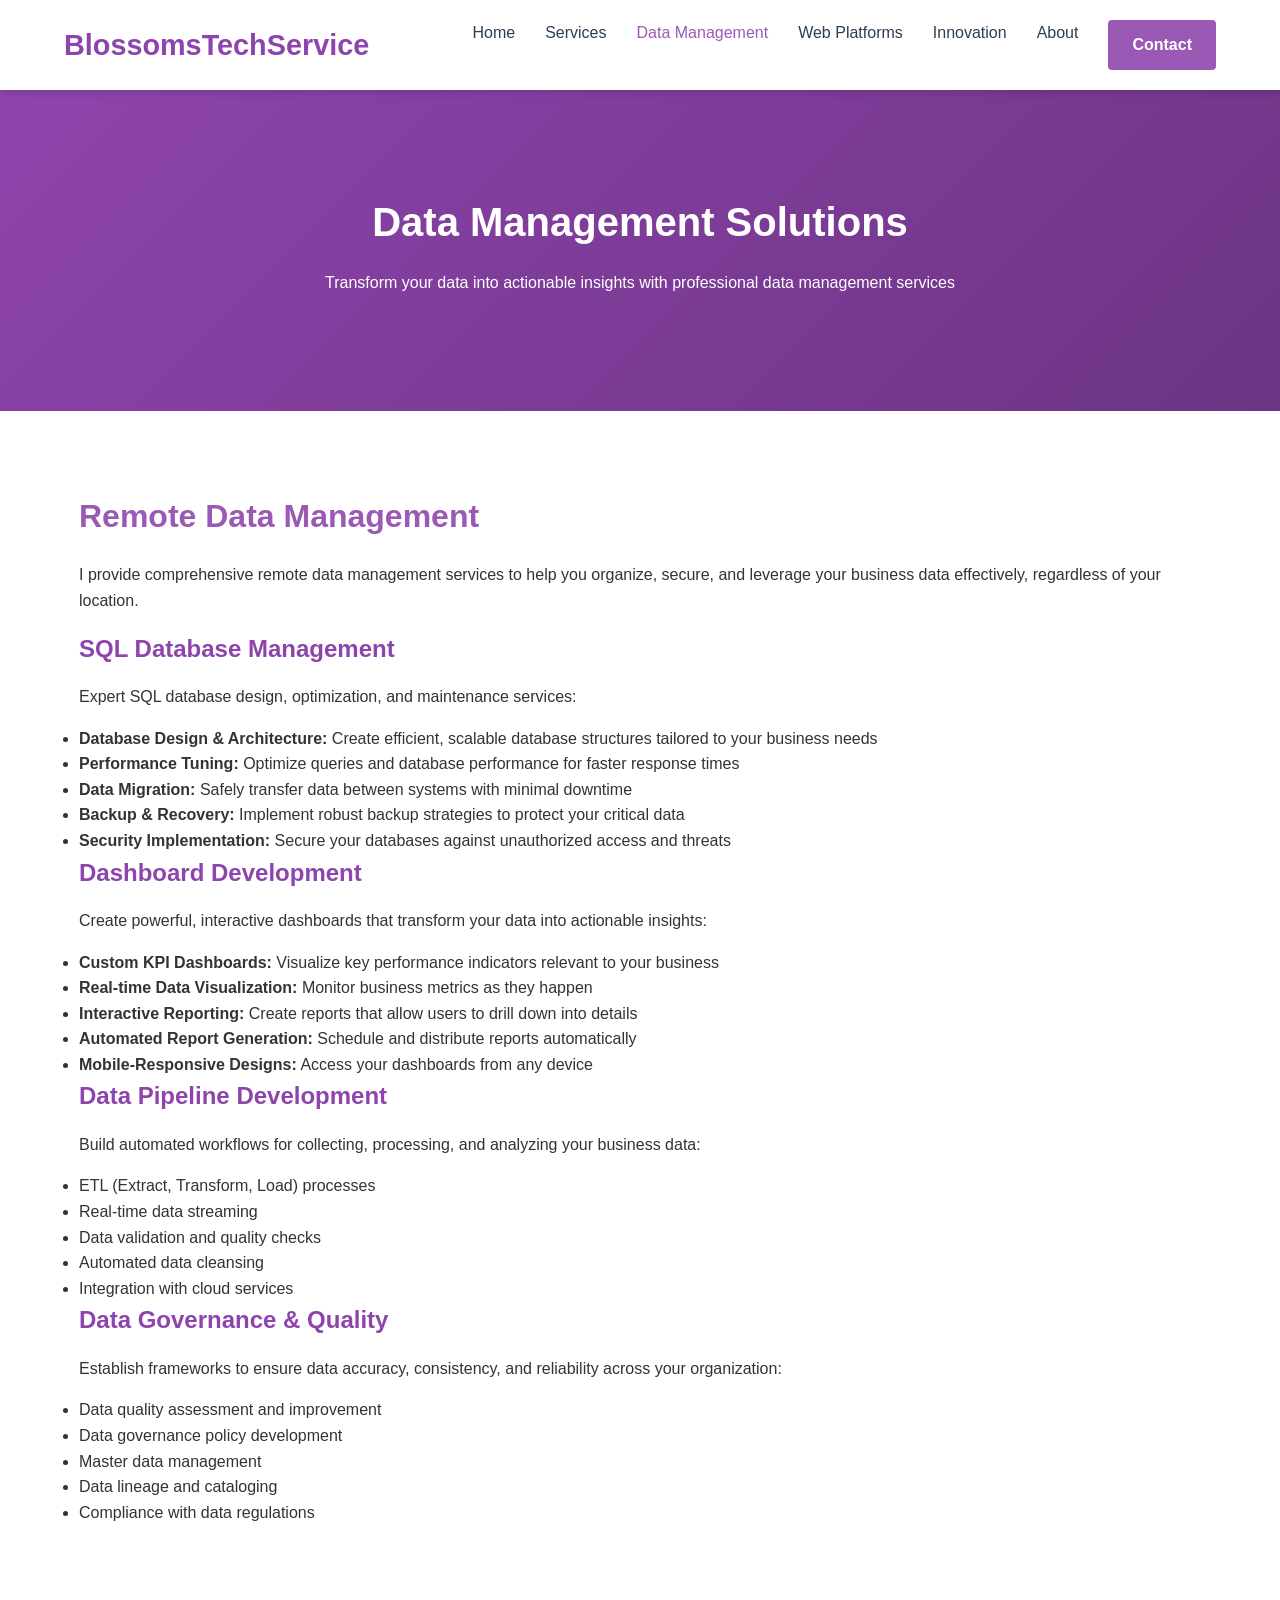
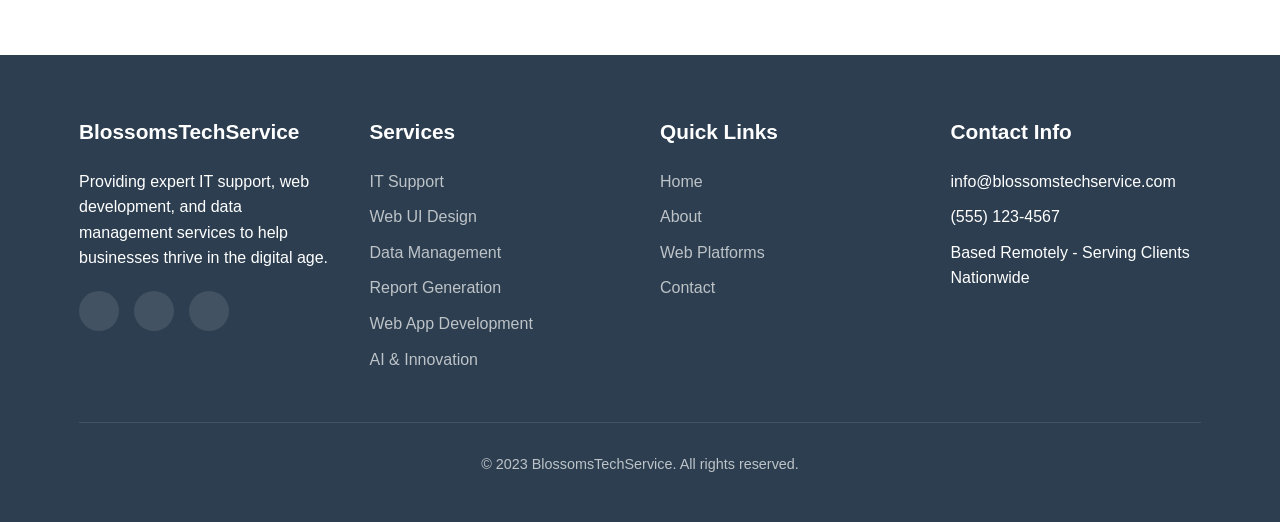
<file: data-management.html>
<!DOCTYPE html>
<html lang="en">
<head>
    <meta charset="UTF-8">
    <meta name="viewport" content="width=device-width, initial-scale=1.0">
    <title>Data Management | BlossomsTechService</title>
    <link rel="stylesheet" href="style.css">
</head>
<body>
    <header>
        <div class="container header-container">
            <a href="index.html" class="logo">BlossomsTechService</a>
            <nav>
                <ul>
                    <li><a href="index.html">Home</a></li>
                    <li><a href="services.html">Services</a></li>
                    <li><a href="data-management.html" class="active">Data Management</a></li>
                    <li><a href="web-platforms.html">Web Platforms</a></li>
                    <li><a href="innovation.html">Innovation</a></li>
                    <li><a href="about.html">About</a></li>
                    <li><a href="contact.html" class="btn">Contact</a></li>
                </ul>
            </nav>
        </div>
    </header>

    <section class="page-header">
        <div class="container">
            <h1>Data Management Solutions</h1>
            <p>Transform your data into actionable insights with professional data management services</p>
        </div>
    </section>

    <section class="page-content">
        <div class="container">
            <div class="service-detail">
                <h2>Remote Data Management</h2>
                <p>I provide comprehensive remote data management services to help you organize, secure, and leverage your business data effectively, regardless of your location.</p>
                
                <h3>SQL Database Management</h3>
                <p>Expert SQL database design, optimization, and maintenance services:</p>
                <ul>
                    <li><strong>Database Design & Architecture:</strong> Create efficient, scalable database structures tailored to your business needs</li>
                    <li><strong>Performance Tuning:</strong> Optimize queries and database performance for faster response times</li>
                    <li><strong>Data Migration:</strong> Safely transfer data between systems with minimal downtime</li>
                    <li><strong>Backup & Recovery:</strong> Implement robust backup strategies to protect your critical data</li>
                    <li><strong>Security Implementation:</strong> Secure your databases against unauthorized access and threats</li>
                </ul>

                <h3>Dashboard Development</h3>
                <p>Create powerful, interactive dashboards that transform your data into actionable insights:</p>
                <ul>
                    <li><strong>Custom KPI Dashboards:</strong> Visualize key performance indicators relevant to your business</li>
                    <li><strong>Real-time Data Visualization:</strong> Monitor business metrics as they happen</li>
                    <li><strong>Interactive Reporting:</strong> Create reports that allow users to drill down into details</li>
                    <li><strong>Automated Report Generation:</strong> Schedule and distribute reports automatically</li>
                    <li><strong>Mobile-Responsive Designs:</strong> Access your dashboards from any device</li>
                </ul>

                <h3>Data Pipeline Development</h3>
                <p>Build automated workflows for collecting, processing, and analyzing your business data:</p>
                <ul>
                    <li>ETL (Extract, Transform, Load) processes</li>
                    <li>Real-time data streaming</li>
                    <li>Data validation and quality checks</li>
                    <li>Automated data cleansing</li>
                    <li>Integration with cloud services</li>
                </ul>

                <h3>Data Governance & Quality</h3>
                <p>Establish frameworks to ensure data accuracy, consistency, and reliability across your organization:</p>
                <ul>
                    <li>Data quality assessment and improvement</li>
                    <li>Data governance policy development</li>
                    <li>Master data management</li>
                    <li>Data lineage and cataloging</li>
                    <li>Compliance with data regulations</li>
                </ul>
            </div>
        </div>
    </section>

    <footer>
        <div class="container">
            <div class="footer-content">
                <div class="footer-column">
                    <h3>BlossomsTechService</h3>
                    <p>Providing expert IT support, web development, and data management services to help businesses thrive in the digital age.</p>
                    <div class="social-links">
                        <a href="#"><i class="fab fa-linkedin-in"></i></a>
                        <a href="#"><i class="fab fa-twitter"></i></a>
                        <a href="#"><i class="fab fa-github"></i></a>
                    </div>
                </div>
                <div class="footer-column">
                    <h3>Services</h3>
                    <ul>
                        <li><a href="services.html#it-support">IT Support</a></li>
                        <li><a href="services.html#web-design">Web UI Design</a></li>
                        <li><a href="data-management.html">Data Management</a></li>
                        <li><a href="services.html#reports">Report Generation</a></li>
                        <li><a href="services.html#webapps">Web App Development</a></li>
                        <li><a href="innovation.html">AI & Innovation</a></li>
                    </ul>
                </div>
                <div class="footer-column">
                    <h3>Quick Links</h3>
                    <ul>
                        <li><a href="index.html">Home</a></li>
                        <li><a href="about.html">About</a></li>
                        <li><a href="web-platforms.html">Web Platforms</a></li>
                        <li><a href="contact.html">Contact</a></li>
                    </ul>
                </div>
                <div class="footer-column">
                    <h3>Contact Info</h3>
                    <ul>
                        <li><i class="fas fa-envelope"></i> info@blossomstechservice.com</li>
                        <li><i class="fas fa-phone"></i> (555) 123-4567</li>
                        <li><i class="fas fa-map-marker-alt"></i> Based Remotely - Serving Clients Nationwide</li>
                    </ul>
                </div>
            </div>
            <div class="copyright">
                <p>&copy; 2023 BlossomsTechService. All rights reserved.</p>
            </div>
        </div>
    </footer>
    <script src="script.js"></script>
</body>
</html>
</file>
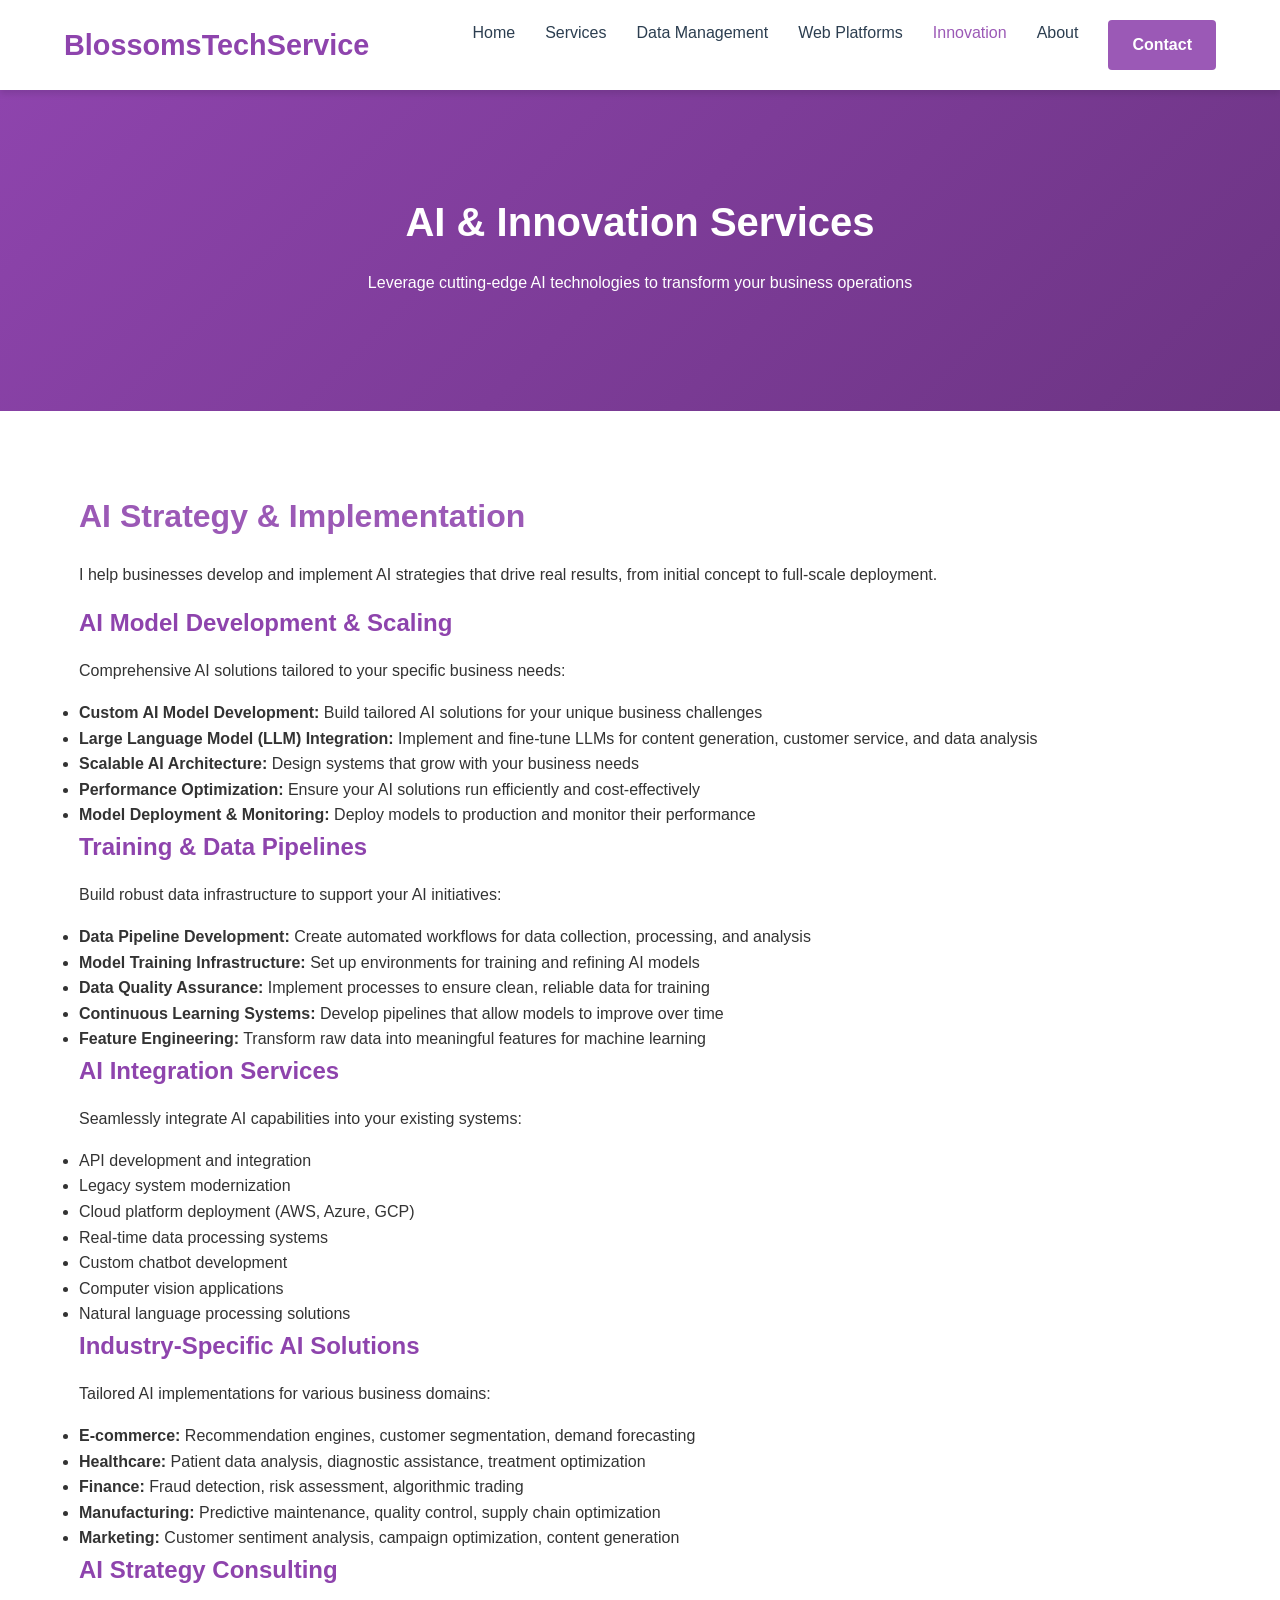
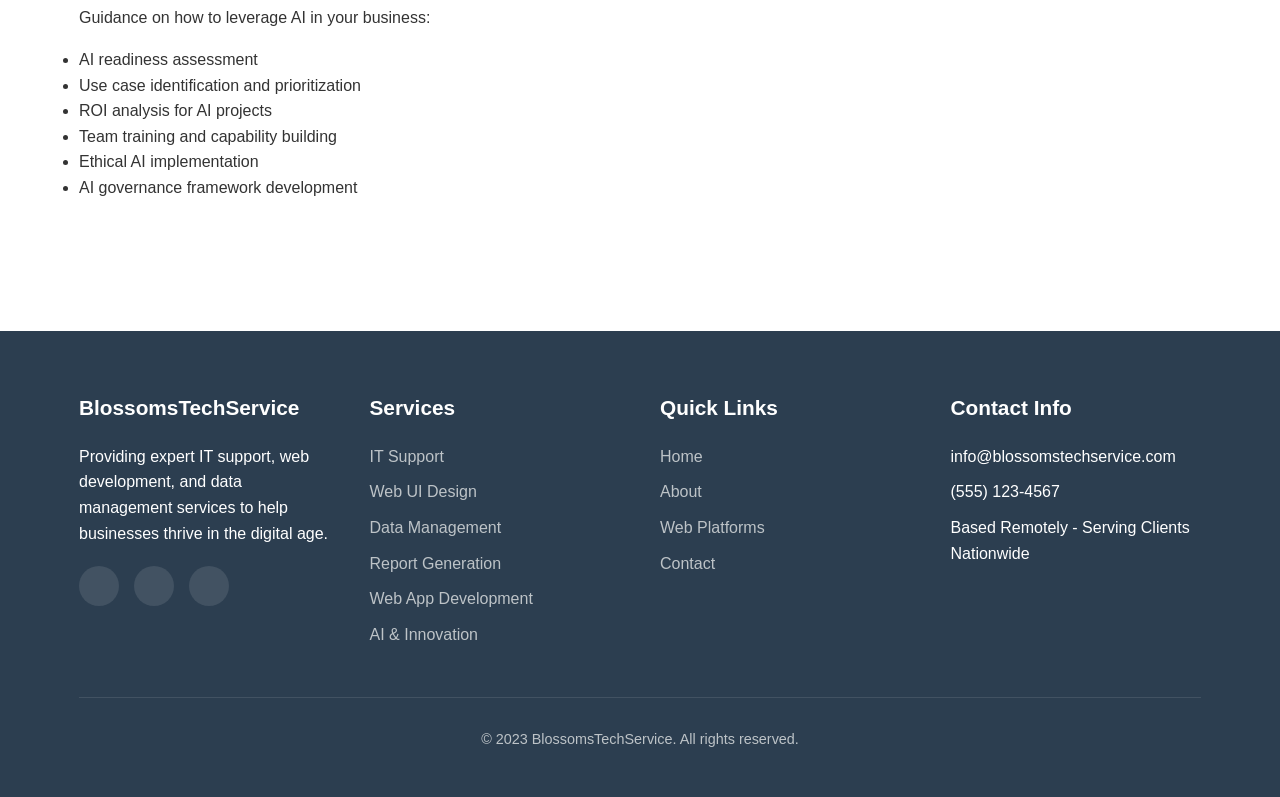
<file: innovation.html>
<!DOCTYPE html>
<html lang="en">
<head>
    <meta charset="UTF-8">
    <meta name="viewport" content="width=device-width, initial-scale=1.0">
    <title>AI & Innovation | BlossomsTechService</title>
    <link rel="stylesheet" href="style.css">
</head>
<body>
    <header>
        <div class="container header-container">
            <a href="index.html" class="logo">BlossomsTechService</a>
            <nav>
                <ul>
                    <li><a href="index.html">Home</a></li>
                    <li><a href="services.html">Services</a></li>
                    <li><a href="data-management.html">Data Management</a></li>
                    <li><a href="web-platforms.html">Web Platforms</a></li>
                    <li><a href="innovation.html" class="active">Innovation</a></li>
                    <li><a href="about.html">About</a></li>
                    <li><a href="contact.html" class="btn">Contact</a></li>
                </ul>
            </nav>
        </div>
    </header>

    <section class="page-header">
        <div class="container">
            <h1>AI & Innovation Services</h1>
            <p>Leverage cutting-edge AI technologies to transform your business operations</p>
        </div>
    </section>

    <section class="page-content">
        <div class="container">
            <div class="service-detail">
                <h2>AI Strategy & Implementation</h2>
                <p>I help businesses develop and implement AI strategies that drive real results, from initial concept to full-scale deployment.</p>

                <h3>AI Model Development & Scaling</h3>
                <p>Comprehensive AI solutions tailored to your specific business needs:</p>
                <ul>
                    <li><strong>Custom AI Model Development:</strong> Build tailored AI solutions for your unique business challenges</li>
                    <li><strong>Large Language Model (LLM) Integration:</strong> Implement and fine-tune LLMs for content generation, customer service, and data analysis</li>
                    <li><strong>Scalable AI Architecture:</strong> Design systems that grow with your business needs</li>
                    <li><strong>Performance Optimization:</strong> Ensure your AI solutions run efficiently and cost-effectively</li>
                    <li><strong>Model Deployment & Monitoring:</strong> Deploy models to production and monitor their performance</li>
                </ul>

                <h3>Training & Data Pipelines</h3>
                <p>Build robust data infrastructure to support your AI initiatives:</p>
                <ul>
                    <li><strong>Data Pipeline Development:</strong> Create automated workflows for data collection, processing, and analysis</li>
                    <li><strong>Model Training Infrastructure:</strong> Set up environments for training and refining AI models</li>
                    <li><strong>Data Quality Assurance:</strong> Implement processes to ensure clean, reliable data for training</li>
                    <li><strong>Continuous Learning Systems:</strong> Develop pipelines that allow models to improve over time</li>
                    <li><strong>Feature Engineering:</strong> Transform raw data into meaningful features for machine learning</li>
                </ul>

                <h3>AI Integration Services</h3>
                <p>Seamlessly integrate AI capabilities into your existing systems:</p>
                <ul>
                    <li>API development and integration</li>
                    <li>Legacy system modernization</li>
                    <li>Cloud platform deployment (AWS, Azure, GCP)</li>
                    <li>Real-time data processing systems</li>
                    <li>Custom chatbot development</li>
                    <li>Computer vision applications</li>
                    <li>Natural language processing solutions</li>
                </ul>

                <h3>Industry-Specific AI Solutions</h3>
                <p>Tailored AI implementations for various business domains:</p>
                <ul>
                    <li><strong>E-commerce:</strong> Recommendation engines, customer segmentation, demand forecasting</li>
                    <li><strong>Healthcare:</strong> Patient data analysis, diagnostic assistance, treatment optimization</li>
                    <li><strong>Finance:</strong> Fraud detection, risk assessment, algorithmic trading</li>
                    <li><strong>Manufacturing:</strong> Predictive maintenance, quality control, supply chain optimization</li>
                    <li><strong>Marketing:</strong> Customer sentiment analysis, campaign optimization, content generation</li>
                </ul>

                <h3>AI Strategy Consulting</h3>
                <p>Guidance on how to leverage AI in your business:</p>
                <ul>
                    <li>AI readiness assessment</li>
                    <li>Use case identification and prioritization</li>
                    <li>ROI analysis for AI projects</li>
                    <li>Team training and capability building</li>
                    <li>Ethical AI implementation</li>
                    <li>AI governance framework development</li>
                </ul>
            </div>
        </div>
    </section>

    <footer>
        <div class="container">
            <div class="footer-content">
                <div class="footer-column">
                    <h3>BlossomsTechService</h3>
                    <p>Providing expert IT support, web development, and data management services to help businesses thrive in the digital age.</p>
                    <div class="social-links">
                        <a href="#"><i class="fab fa-linkedin-in"></i></a>
                        <a href="#"><i class="fab fa-twitter"></i></a>
                        <a href="#"><i class="fab fa-github"></i></a>
                    </div>
                </div>
                <div class="footer-column">
                    <h3>Services</h3>
                    <ul>
                        <li><a href="services.html#it-support">IT Support</a></li>
                        <li><a href="services.html#web-design">Web UI Design</a></li>
                        <li><a href="data-management.html">Data Management</a></li>
                        <li><a href="services.html#reports">Report Generation</a></li>
                        <li><a href="services.html#webapps">Web App Development</a></li>
                        <li><a href="innovation.html">AI & Innovation</a></li>
                    </ul>
                </div>
                <div class="footer-column">
                    <h3>Quick Links</h3>
                    <ul>
                        <li><a href="index.html">Home</a></li>
                        <li><a href="about.html">About</a></li>
                        <li><a href="web-platforms.html">Web Platforms</a></li>
                        <li><a href="contact.html">Contact</a></li>
                    </ul>
                </div>
                <div class="footer-column">
                    <h3>Contact Info</h3>
                    <ul>
                        <li><i class="fas fa-envelope"></i> info@blossomstechservice.com</li>
                        <li><i class="fas fa-phone"></i> (555) 123-4567</li>
                        <li><i class="fas fa-map-marker-alt"></i> Based Remotely - Serving Clients Nationwide</li>
                    </ul>
                </div>
            </div>
            <div class="copyright">
                <p>&copy; 2023 BlossomsTechService. All rights reserved.</p>
            </div>
        </div>
    </footer>
    <script src="script.js"></script>
</body>
</html>
</file>
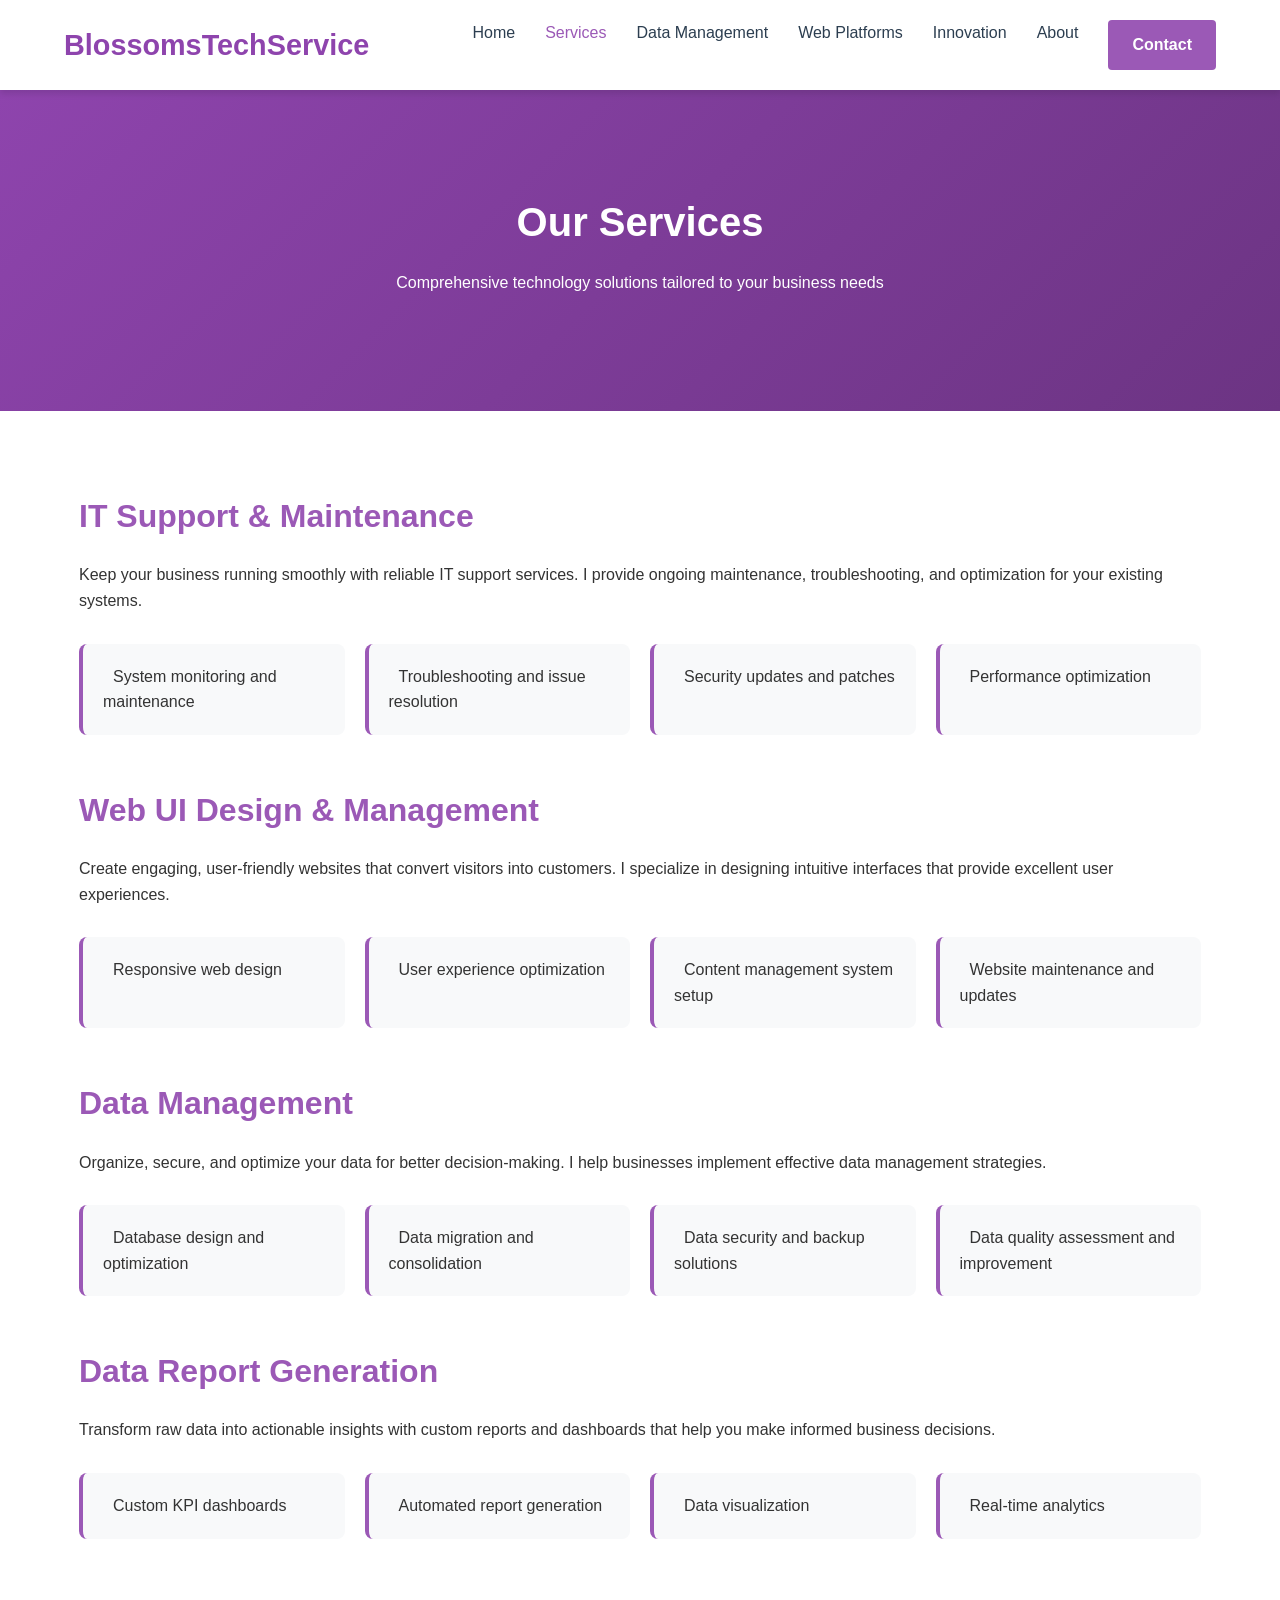
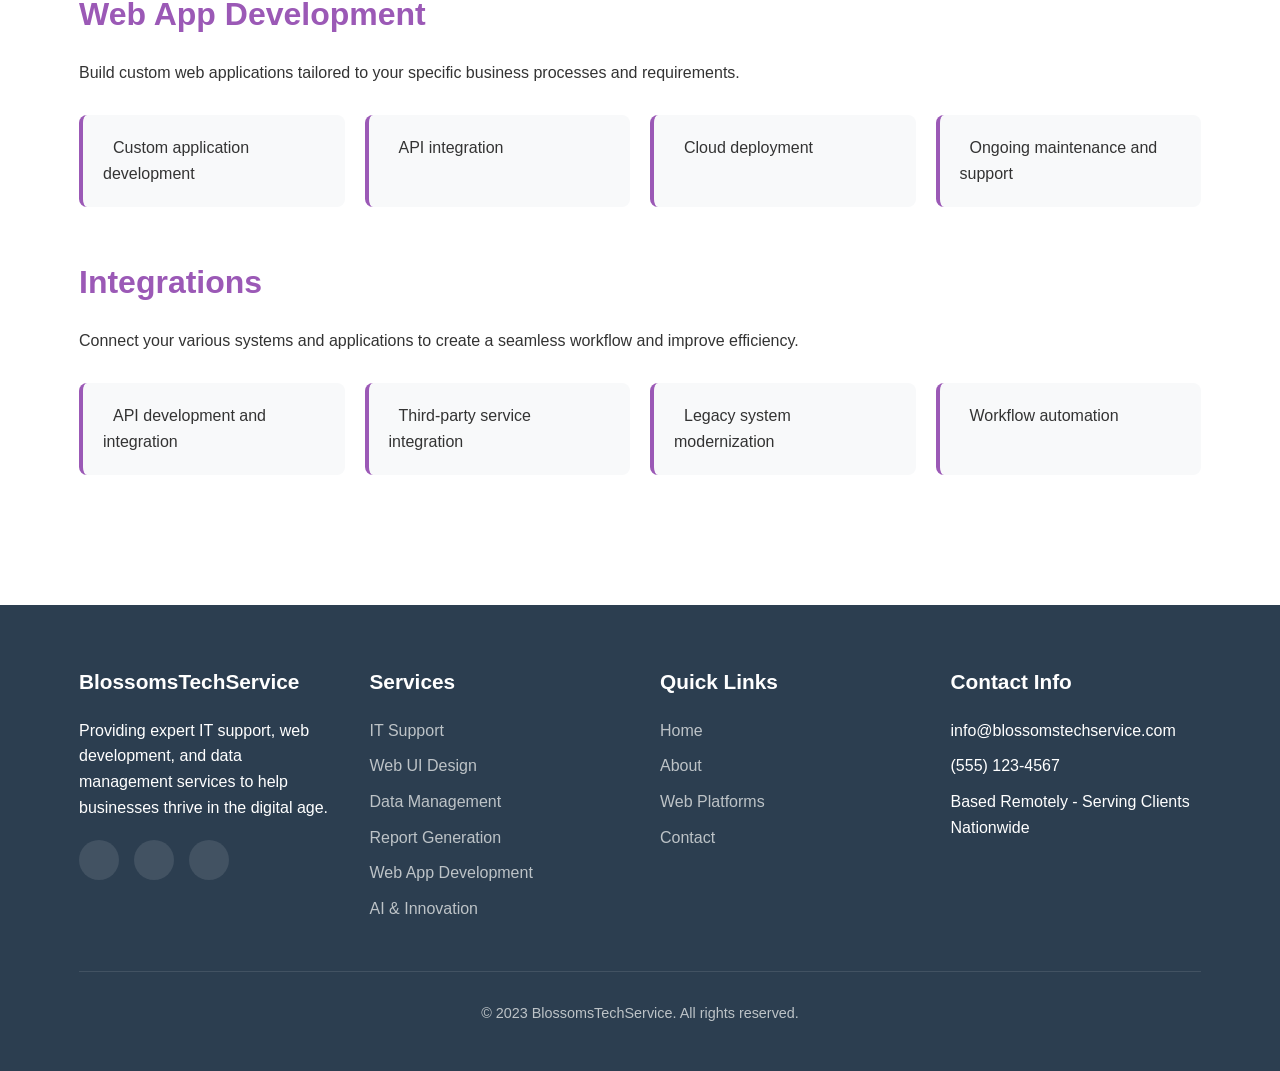
<file: services.html>
<!DOCTYPE html>
<html lang="en">
<head>
    <meta charset="UTF-8">
    <meta name="viewport" content="width=device-width, initial-scale=1.0">
    <title>Our Services | BlossomsTechService</title>
    <link rel="stylesheet" href="style.css">
</head>
<body>
    <header>
        <div class="container header-container">
            <a href="index.html" class="logo">BlossomsTechService</a>
            <nav>
                <ul>
                    <li><a href="index.html">Home</a></li>
                    <li><a href="services.html" class="active">Services</a></li>
                    <li><a href="data-management.html">Data Management</a></li>
                    <li><a href="web-platforms.html">Web Platforms</a></li>
                    <li><a href="innovation.html">Innovation</a></li>
                    <li><a href="about.html">About</a></li>
                    <li><a href="contact.html" class="btn">Contact</a></li>
                </ul>
            </nav>
        </div>
    </header>

    <section class="page-header">
        <div class="container">
            <h1>Our Services</h1>
            <p>Comprehensive technology solutions tailored to your business needs</p>
        </div>
    </section>

    <section class="page-content">
        <div class="container">
            <div class="service-detail" id="it-support">
                <h2>IT Support & Maintenance</h2>
                <p>Keep your business running smoothly with reliable IT support services. I provide ongoing maintenance, troubleshooting, and optimization for your existing systems.</p>
                <div class="service-features">
                    <div class="feature">
                        <i class="fas fa-check"></i> System monitoring and maintenance
                    </div>
                    <div class="feature">
                        <i class="fas fa-check"></i> Troubleshooting and issue resolution
                    </div>
                    <div class="feature">
                        <i class="fas fa-check"></i> Security updates and patches
                    </div>
                    <div class="feature">
                        <i class="fas fa-check"></i> Performance optimization
                    </div>
                </div>
            </div>

            <div class="service-detail" id="web-design">
                <h2>Web UI Design & Management</h2>
                <p>Create engaging, user-friendly websites that convert visitors into customers. I specialize in designing intuitive interfaces that provide excellent user experiences.</p>
                <div class="service-features">
                    <div class="feature">
                        <i class="fas fa-check"></i> Responsive web design
                    </div>
                    <div class="feature">
                        <i class="fas fa-check"></i> User experience optimization
                    </div>
                    <div class="feature">
                        <i class="fas fa-check"></i> Content management system setup
                    </div>
                    <div class="feature">
                        <i class="fas fa-check"></i> Website maintenance and updates
                    </div>
                </div>
            </div>

            <div class="service-detail" id="data-management">
                <h2>Data Management</h2>
                <p>Organize, secure, and optimize your data for better decision-making. I help businesses implement effective data management strategies.</p>
                <div class="service-features">
                    <div class="feature">
                        <i class="fas fa-check"></i> Database design and optimization
                    </div>
                    <div class="feature">
                        <i class="fas fa-check"></i> Data migration and consolidation
                    </div>
                    <div class="feature">
                        <i class="fas fa-check"></i> Data security and backup solutions
                    </div>
                    <div class="feature">
                        <i class="fas fa-check"></i> Data quality assessment and improvement
                    </div>
                </div>
            </div>

            <div class="service-detail" id="reports">
                <h2>Data Report Generation</h2>
                <p>Transform raw data into actionable insights with custom reports and dashboards that help you make informed business decisions.</p>
                <div class="service-features">
                    <div class="feature">
                        <i class="fas fa-check"></i> Custom KPI dashboards
                    </div>
                    <div class="feature">
                        <i class="fas fa-check"></i> Automated report generation
                    </div>
                    <div class="feature">
                        <i class="fas fa-check"></i> Data visualization
                    </div>
                    <div class="feature">
                        <i class="fas fa-check"></i> Real-time analytics
                    </div>
                </div>
            </div>

            <div class="service-detail" id="webapps">
                <h2>Web App Development</h2>
                <p>Build custom web applications tailored to your specific business processes and requirements.</p>
                <div class="service-features">
                    <div class="feature">
                        <i class="fas fa-check"></i> Custom application development
                    </div>
                    <div class="feature">
                        <i class="fas fa-check"></i> API integration
                    </div>
                    <div class="feature">
                        <i class="fas fa-check"></i> Cloud deployment
                    </div>
                    <div class="feature">
                        <i class="fas fa-check"></i> Ongoing maintenance and support
                    </div>
                </div>
            </div>

            <div class="service-detail" id="integrations">
                <h2>Integrations</h2>
                <p>Connect your various systems and applications to create a seamless workflow and improve efficiency.</p>
                <div class="service-features">
                    <div class="feature">
                        <i class="fas fa-check"></i> API development and integration
                    </div>
                    <div class="feature">
                        <i class="fas fa-check"></i> Third-party service integration
                    </div>
                    <div class="feature">
                        <i class="fas fa-check"></i> Legacy system modernization
                    </div>
                    <div class="feature">
                        <i class="fas fa-check"></i> Workflow automation
                    </div>
                </div>
            </div>
        </div>
    </section>

    <footer>
        <div class="container">
            <div class="footer-content">
                <div class="footer-column">
                    <h3>BlossomsTechService</h3>
                    <p>Providing expert IT support, web development, and data management services to help businesses thrive in the digital age.</p>
                    <div class="social-links">
                        <a href="#"><i class="fab fa-linkedin-in"></i></a>
                        <a href="#"><i class="fab fa-twitter"></i></a>
                        <a href="#"><i class="fab fa-github"></i></a>
                    </div>
                </div>
                <div class="footer-column">
                    <h3>Services</h3>
                    <ul>
                        <li><a href="services.html#it-support">IT Support</a></li>
                        <li><a href="services.html#web-design">Web UI Design</a></li>
                        <li><a href="data-management.html">Data Management</a></li>
                        <li><a href="services.html#reports">Report Generation</a></li>
                        <li><a href="services.html#webapps">Web App Development</a></li>
                        <li><a href="innovation.html">AI & Innovation</a></li>
                    </ul>
                </div>
                <div class="footer-column">
                    <h3>Quick Links</h3>
                    <ul>
                        <li><a href="index.html">Home</a></li>
                        <li><a href="about.html">About</a></li>
                        <li><a href="web-platforms.html">Web Platforms</a></li>
                        <li><a href="contact.html">Contact</a></li>
                    </ul>
                </div>
                <div class="footer-column">
                    <h3>Contact Info</h3>
                    <ul>
                        <li><i class="fas fa-envelope"></i> info@blossomstechservice.com</li>
                        <li><i class="fas fa-phone"></i> (555) 123-4567</li>
                        <li><i class="fas fa-map-marker-alt"></i> Based Remotely - Serving Clients Nationwide</li>
                    </ul>
                </div>
            </div>
            <div class="copyright">
                <p>&copy; 2023 BlossomsTechService. All rights reserved.</p>
            </div>
        </div>
    </footer>
    <script src="script.js"></script>
</body>
</html>
</file>
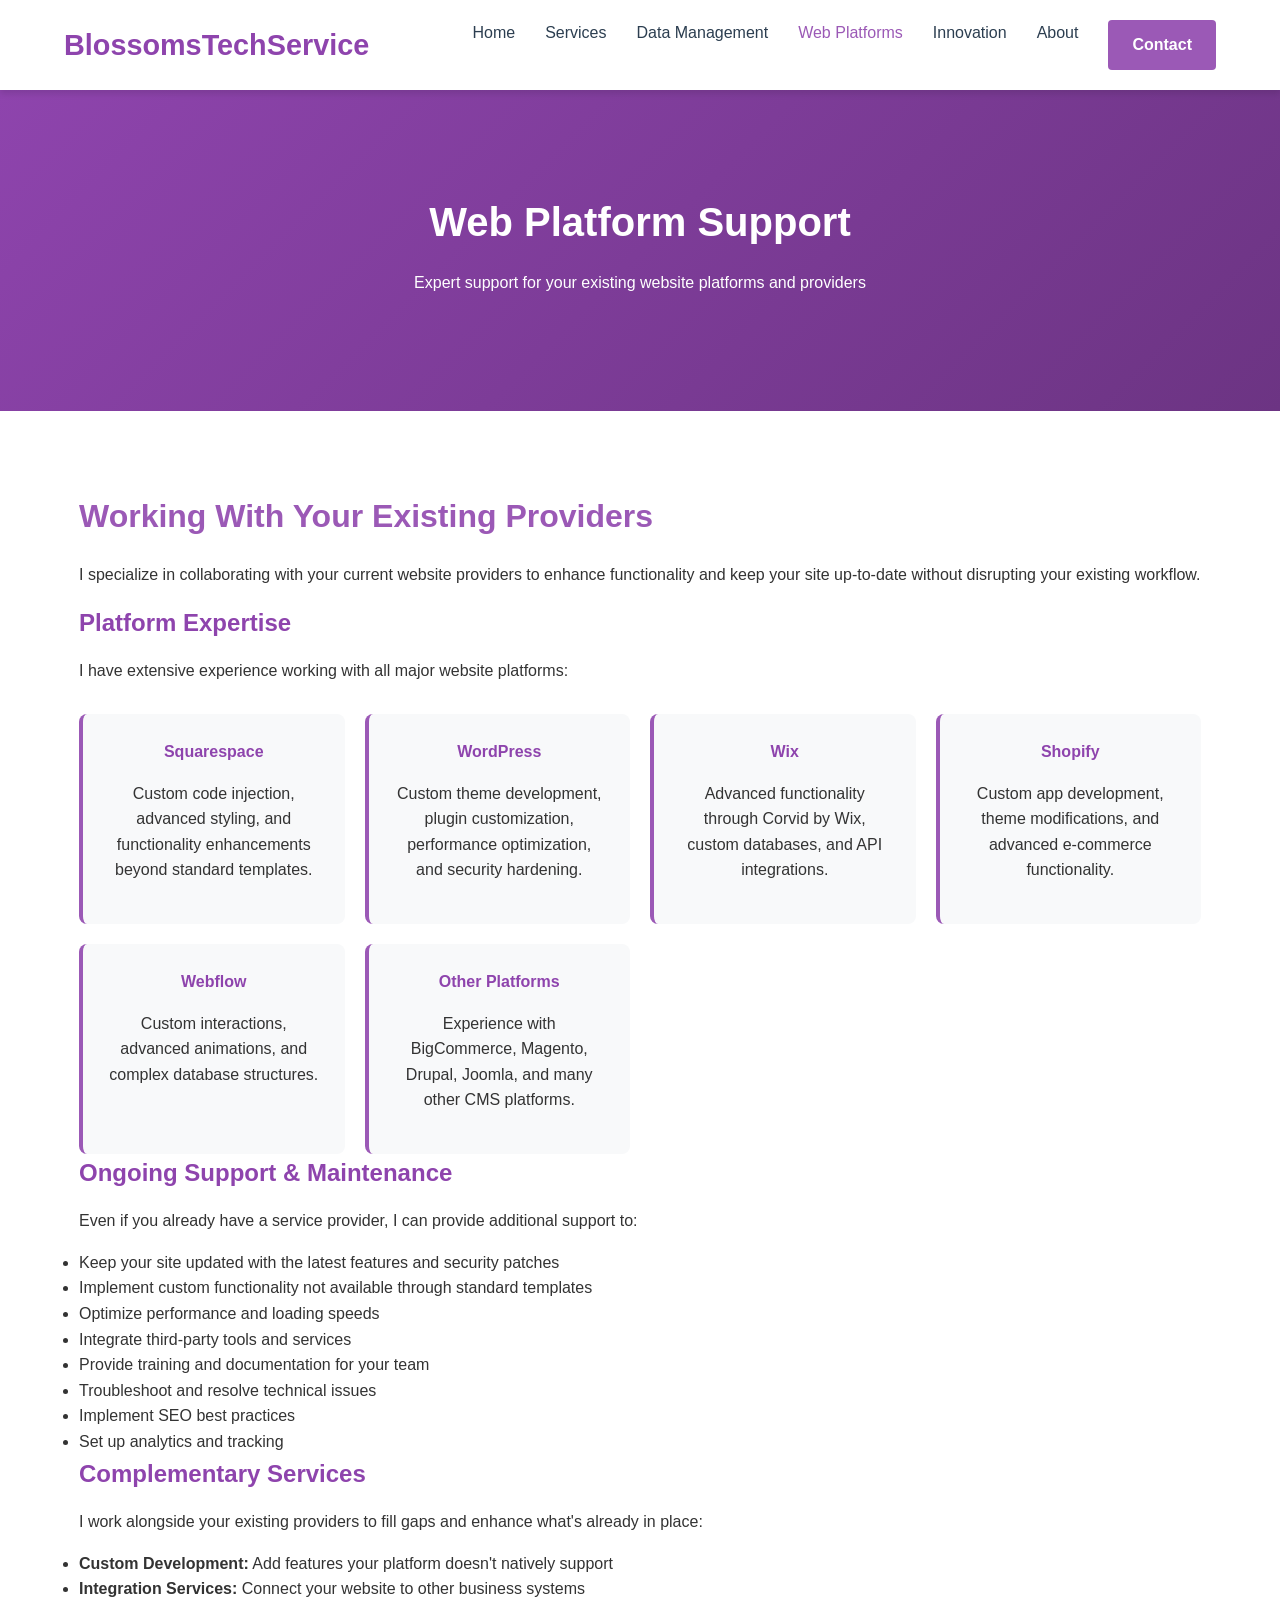
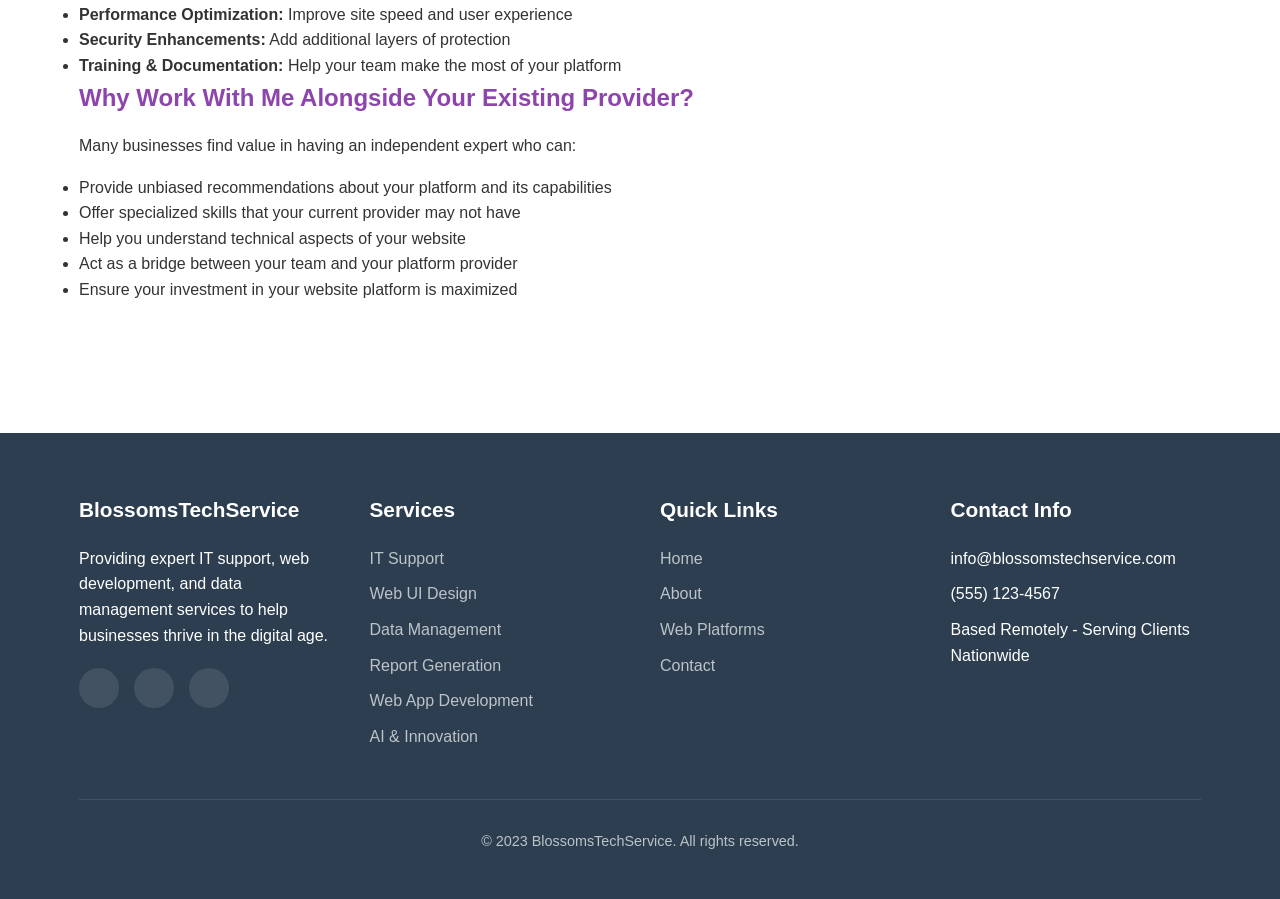
<file: web-platforms.html>
<!DOCTYPE html>
<html lang="en">
<head>
    <meta charset="UTF-8">
    <meta name="viewport" content="width=device-width, initial-scale=1.0">
    <title>Web Platforms | BlossomsTechService</title>
    <link rel="stylesheet" href="style.css">
</head>
<body>
    <header>
        <div class="container header-container">
            <a href="index.html" class="logo">BlossomsTechService</a>
            <nav>
                <ul>
                    <li><a href="index.html">Home</a></li>
                    <li><a href="services.html">Services</a></li>
                    <li><a href="data-management.html">Data Management</a></li>
                    <li><a href="web-platforms.html" class="active">Web Platforms</a></li>
                    <li><a href="innovation.html">Innovation</a></li>
                    <li><a href="about.html">About</a></li>
                    <li><a href="contact.html" class="btn">Contact</a></li>
                </ul>
            </nav>
        </div>
    </header>

    <section class="page-header">
        <div class="container">
            <h1>Web Platform Support</h1>
            <p>Expert support for your existing website platforms and providers</p>
        </div>
    </section>

    <section class="page-content">
        <div class="container">
            <div class="service-detail">
                <h2>Working With Your Existing Providers</h2>
                <p>I specialize in collaborating with your current website providers to enhance functionality and keep your site up-to-date without disrupting your existing workflow.</p>

                <h3>Platform Expertise</h3>
                <p>I have extensive experience working with all major website platforms:</p>
                
                <div class="platforms-grid">
                    <div class="platform-card">
                        <h4>Squarespace</h4>
                        <p>Custom code injection, advanced styling, and functionality enhancements beyond standard templates.</p>
                    </div>
                    <div class="platform-card">
                        <h4>WordPress</h4>
                        <p>Custom theme development, plugin customization, performance optimization, and security hardening.</p>
                    </div>
                    <div class="platform-card">
                        <h4>Wix</h4>
                        <p>Advanced functionality through Corvid by Wix, custom databases, and API integrations.</p>
                    </div>
                    <div class="platform-card">
                        <h4>Shopify</h4>
                        <p>Custom app development, theme modifications, and advanced e-commerce functionality.</p>
                    </div>
                    <div class="platform-card">
                        <h4>Webflow</h4>
                        <p>Custom interactions, advanced animations, and complex database structures.</p>
                    </div>
                    <div class="platform-card">
                        <h4>Other Platforms</h4>
                        <p>Experience with BigCommerce, Magento, Drupal, Joomla, and many other CMS platforms.</p>
                    </div>
                </div>

                <h3>Ongoing Support & Maintenance</h3>
                <p>Even if you already have a service provider, I can provide additional support to:</p>
                <ul>
                    <li>Keep your site updated with the latest features and security patches</li>
                    <li>Implement custom functionality not available through standard templates</li>
                    <li>Optimize performance and loading speeds</li>
                    <li>Integrate third-party tools and services</li>
                    <li>Provide training and documentation for your team</li>
                    <li>Troubleshoot and resolve technical issues</li>
                    <li>Implement SEO best practices</li>
                    <li>Set up analytics and tracking</li>
                </ul>

                <h3>Complementary Services</h3>
                <p>I work alongside your existing providers to fill gaps and enhance what's already in place:</p>
                <ul>
                    <li><strong>Custom Development:</strong> Add features your platform doesn't natively support</li>
                    <li><strong>Integration Services:</strong> Connect your website to other business systems</li>
                    <li><strong>Performance Optimization:</strong> Improve site speed and user experience</li>
                    <li><strong>Security Enhancements:</strong> Add additional layers of protection</li>
                    <li><strong>Training & Documentation:</strong> Help your team make the most of your platform</li>
                </ul>

                <h3>Why Work With Me Alongside Your Existing Provider?</h3>
                <p>Many businesses find value in having an independent expert who can:</p>
                <ul>
                    <li>Provide unbiased recommendations about your platform and its capabilities</li>
                    <li>Offer specialized skills that your current provider may not have</li>
                    <li>Help you understand technical aspects of your website</li>
                    <li>Act as a bridge between your team and your platform provider</li>
                    <li>Ensure your investment in your website platform is maximized</li>
                </ul>
            </div>
        </div>
    </section>

    <footer>
        <div class="container">
            <div class="footer-content">
                <div class="footer-column">
                    <h3>BlossomsTechService</h3>
                    <p>Providing expert IT support, web development, and data management services to help businesses thrive in the digital age.</p>
                    <div class="social-links">
                        <a href="#"><i class="fab fa-linkedin-in"></i></a>
                        <a href="#"><i class="fab fa-twitter"></i></a>
                        <a href="#"><i class="fab fa-github"></i></a>
                    </div>
                </div>
                <div class="footer-column">
                    <h3>Services</h3>
                    <ul>
                        <li><a href="services.html#it-support">IT Support</a></li>
                        <li><a href="services.html#web-design">Web UI Design</a></li>
                        <li><a href="data-management.html">Data Management</a></li>
                        <li><a href="services.html#reports">Report Generation</a></li>
                        <li><a href="services.html#webapps">Web App Development</a></li>
                        <li><a href="innovation.html">AI & Innovation</a></li>
                    </ul>
                </div>
                <div class="footer-column">
                    <h3>Quick Links</h3>
                    <ul>
                        <li><a href="index.html">Home</a></li>
                        <li><a href="about.html">About</a></li>
                        <li><a href="web-platforms.html">Web Platforms</a></li>
                        <li><a href="contact.html">Contact</a></li>
                    </ul>
                </div>
                <div class="footer-column">
                    <h3>Contact Info</h3>
                    <ul>
                        <li><i class="fas fa-envelope"></i> info@blossomstechservice.com</li>
                        <li><i class="fas fa-phone"></i> (555) 123-4567</li>
                        <li><i class="fas fa-map-marker-alt"></i> Based Remotely - Serving Clients Nationwide</li>
                    </ul>
                </div>
            </div>
            <div class="copyright">
                <p>&copy; 2023 BlossomsTechService. All rights reserved.</p>
            </div>
        </div>
    </footer>
    <script src="script.js"></script>
</body>
</html>
</file>
<file: style.css>
/* CSS Variables */
:root {
    --primary: #8e44ad;
    --secondary: #9b59b6;
    --accent: #e74c3c;
    --light: #f8f9fa;
    --dark: #2c3e50;
    --text: #333;
    --text-light: #7f8c8d;
    --shadow: 0 4px 6px rgba(0, 0, 0, 0.1);
    --transition: all 0.3s ease;
}

/* Base Styles */
* {
    margin: 0;
    padding: 0;
    box-sizing: border-box;
}

body {
    font-family: 'Segoe UI', Tahoma, Geneva, Verdana, sans-serif;
    line-height: 1.6;
    color: var(--text);
    background-color: #f9f9f9;
}

h1, h2, h3, h4 {
    margin-bottom: 1rem;
    color: var(--primary);
}

h1 {
    font-size: 2.5rem;
}

h2 {
    font-size: 2rem;
    margin-bottom: 1.5rem;
}

h3 {
    font-size: 1.5rem;
}

p {
    margin-bottom: 1rem;
}

a {
    text-decoration: none;
    color: var(--secondary);
    transition: var(--transition);
}

a:hover {
    color: var(--accent);
}

.container {
    width: 90%;
    max-width: 1200px;
    margin: 0 auto;
    padding: 0 15px;
}

.btn {
    display: inline-block;
    padding: 12px 24px;
    background-color: var(--secondary);
    color: white;
    border: none;
    border-radius: 4px;
    cursor: pointer;
    font-weight: 600;
    transition: var(--transition);
    text-align: center;
}

.btn:hover {
    background-color: var(--primary);
    color: white;
}

.btn-outline {
    background-color: transparent;
    border: 2px solid var(--secondary);
    color: var(--secondary);
}

.btn-outline:hover {
    background-color: var(--secondary);
    color: white;
}

section {
    padding: 80px 0;
}

.section-title {
    text-align: center;
    margin-bottom: 3rem;
}

.section-title h2 {
    position: relative;
    display: inline-block;
    padding-bottom: 10px;
}

.section-title h2::after {
    content: '';
    position: absolute;
    bottom: 0;
    left: 50%;
    transform: translateX(-50%);
    width: 80px;
    height: 3px;
    background-color: var(--secondary);
}

/* Header Styles */
header {
    background-color: white;
    box-shadow: var(--shadow);
    position: sticky;
    top: 0;
    z-index: 1000;
}

.header-container {
    display: flex;
    justify-content: space-between;
    align-items: center;
    padding: 20px 0;
}

.logo {
    font-size: 1.8rem;
    font-weight: 700;
    color: var(--primary);
}

.logo span {
    color: var(--secondary);
}

nav ul {
    display: flex;
    list-style: none;
}

nav ul li {
    margin-left: 30px;
}

nav ul li a {
    color: var(--dark);
    font-weight: 500;
}

nav ul li a:hover,
nav ul li a.active {
    color: var(--secondary);
}

.mobile-menu-btn {
    display: none;
    background: none;
    border: none;
    font-size: 1.5rem;
    color: var(--primary);
    cursor: pointer;
}

@media (max-width: 768px) {
    .mobile-menu-btn {
        display: block; 
    }
    
}

/* Page Styles */
.page-header {
    background: linear-gradient(135deg, var(--primary) 0%, #6c3483 100%);
    color: white;
    padding: 100px 0;
    text-align: center;
}

.page-header h1 {
    color: white;
    margin-bottom: 1rem;
}

.page-content {
    padding: 80px 0;
    background-color: white;
}

.service-detail {
    margin-bottom: 50px;
}

.service-detail h2 {
    color: var(--secondary);
    margin-bottom: 20px;
}

.service-features {
    display: grid;
    grid-template-columns: repeat(auto-fit, minmax(250px, 1fr));
    gap: 20px;
    margin-top: 30px;
}

.feature {
    background-color: var(--light);
    padding: 20px;
    border-radius: 8px;
    border-left: 4px solid var(--secondary);
}

.feature i {
    color: var(--secondary);
    margin-right: 10px;
}

/* Hero Section */
.hero {
    background: linear-gradient(135deg, var(--primary) 0%, #6c3483 100%);
    color: white;
    padding: 120px 0;
    text-align: center;
}

.hero h1 {
    color: white;
    font-size: 3rem;
    margin-bottom: 1.5rem;
}

.hero p {
    font-size: 1.2rem;
    max-width: 700px;
    margin: 0 auto 2rem;
    color: var(--light);
}

.hero-btns {
    display: flex;
    justify-content: center;
    gap: 15px;
}

.hero .btn {
    background-color: var(--secondary);
}

.hero .btn-outline {
    border-color: white;
    color: white;
}

.hero .btn-outline:hover {
    background-color: white;
    color: var(--primary);
}

/* Services Section */
.services-grid {
    display: grid;
    grid-template-columns: repeat(auto-fit, minmax(300px, 1fr));
    gap: 30px;
}

.service-card {
    background-color: white;
    border-radius: 8px;
    padding: 30px;
    box-shadow: var(--shadow);
    transition: var(--transition);
    text-align: center;
    border-top: 4px solid var(--secondary);
}

.service-card:hover {
    transform: translateY(-10px);
    box-shadow: 0 10px 20px rgba(0, 0, 0, 0.1);
}

.service-icon {
    font-size: 3rem;
    color: var(--secondary);
    margin-bottom: 20px;
}

/* About Section */
.about {
    background-color: var(--light);
}

.about-content {
    display: flex;
    align-items: center;
    gap: 50px;
}

.about-text {
    flex: 1;
}

/* About Image Styles */
.about-image {
    flex: 1;
    text-align: center;
}

.profile-img {
    max-width: 300px;
    width: 100%;
    height: auto;
    border-radius: 8px;
    border: 5px solid white;
    box-shadow: var(--shadow);
    object-fit: contain;
}
.upload-btn {
    display: inline-block;
    margin-top: 15px;
    padding: 8px 16px;
    background-color: var(--secondary);
    color: white;
    border-radius: 4px;
    cursor: pointer;
}

/* Testimonials */
.testimonials {
    background-color: white;
}

.testimonial-slider {
    max-width: 800px;
    margin: 0 auto;
    text-align: center;
}

.testimonial {
    display: none;
    padding: 30px;
}

.testimonial.active {
    display: block;
}

.testimonial-text {
    font-style: italic;
    margin-bottom: 20px;
    font-size: 1.1rem;
}

.testimonial-author {
    font-weight: 600;
    color: var(--primary);
}

.testimonial-dots {
    display: flex;
    justify-content: center;
    margin-top: 20px;
}

.dot {
    width: 12px;
    height: 12px;
    background-color: #ddd;
    border-radius: 50%;
    margin: 0 5px;
    cursor: pointer;
}

.dot.active {
    background-color: var(--secondary);
}

/* CTA Section */
.cta {
    background: linear-gradient(135deg, var(--secondary) 0%, #8e44ad 100%);
    color: white;
    text-align: center;
    padding: 100px 0;
}

.cta h2 {
    color: white;
}

.cta p {
    max-width: 700px;
    margin: 0 auto 2rem;
}

.cta .btn {
    background-color: white;
    color: var(--secondary);
}

.cta .btn:hover {
    background-color: var(--primary);
    color: white;
}

/* Footer */
footer {
    background-color: var(--dark);
    color: white;
    padding: 60px 0 30px;
}

.footer-content {
    display: grid;
    grid-template-columns: repeat(auto-fit, minmax(250px, 1fr));
    gap: 40px;
    margin-bottom: 40px;
}

.footer-column h3 {
    color: white;
    margin-bottom: 20px;
    font-size: 1.3rem;
}

.footer-column ul {
    list-style: none;
}

.footer-column ul li {
    margin-bottom: 10px;
}

.footer-column ul li a {
    color: #bdc3c7;
}

.footer-column ul li a:hover {
    color: white;
}

.social-links {
    display: flex;
    gap: 15px;
    margin-top: 20px;
}

.social-links a {
    display: flex;
    align-items: center;
    justify-content: center;
    width: 40px;
    height: 40px;
    background-color: rgba(255, 255, 255, 0.1);
    border-radius: 50%;
    color: white;
    transition: var(--transition);
}

.social-links a:hover {
    background-color: var(--secondary);
    transform: translateY(-3px);
}

.copyright {
    text-align: center;
    padding-top: 30px;
    border-top: 1px solid rgba(255, 255, 255, 0.1);
    color: #bdc3c7;
    font-size: 0.9rem;
}

/* Platform Cards */
.platforms-grid {
    display: grid;
    grid-template-columns: repeat(auto-fit, minmax(250px, 1fr));
    gap: 20px;
    margin-top: 30px;
}

.platform-card {
    background-color: var(--light);
    padding: 25px;
    border-radius: 8px;
    text-align: center;
    border-left: 4px solid var(--secondary);
}

/* Contact Form */
.contact-content {
    display: grid;
    grid-template-columns: 1fr 1fr;
    gap: 50px;
}

.form-group {
    margin-bottom: 20px;
}

.form-group label {
    display: block;
    margin-bottom: 8px;
    font-weight: 500;
}

.form-group input,
.form-group select,
.form-group textarea {
    width: 100%;
    padding: 12px;
    border: 1px solid #ddd;
    border-radius: 4px;
    font-family: inherit;
    font-size: 1rem;
}

.form-group textarea {
    resize: vertical;
    min-height: 120px;
}

.contact-item {
    display: flex;
    align-items: flex-start;
    margin-bottom: 30px;
    padding: 20px;
    background-color: var(--light);
    border-radius: 8px;
}

.contact-item i {
    font-size: 1.5rem;
    color: var(--secondary);
    margin-right: 15px;
    margin-top: 5px;
}

.contact-item h3 {
    margin-bottom: 5px;
    color: var(--primary);
}

/* FAQ Section */
.faq-grid {
    display: grid;
    grid-template-columns: repeat(auto-fit, minmax(350px, 1fr));
    gap: 30px;
}

.faq-item {
    background-color: var(--light);
    padding: 25px;
    border-radius: 8px;
    border-left: 4px solid var(--secondary);
}

.faq-item h3 {
    color: var(--primary);
    margin-bottom: 15px;
}

/* Responsive Styles */
@media (max-width: 992px) {
    .about-content {
        flex-direction: column;
    }
    
    .about-image {
        order: -1;
    }
    
    .contact-content {
        grid-template-columns: 1fr;
    }
}

@media (max-width: 768px) {
    h1 {
        font-size: 2rem;
    }
    
    h2 {
        font-size: 1.7rem;
    }
    
    .hero h1 {
        font-size: 2.2rem;
    }
    
    .hero-btns {
        flex-direction: column;
        align-items: center;
    }
    
    .hero-btns .btn {
        width: 100%;
        max-width: 300px;
        margin-bottom: 10px;
    }
    
    nav ul {
        display: none;
        position: absolute;
        top: 100%;
        left: 0;
        width: 100%;
        background-color: white;
        flex-direction: column;
        padding: 20px 0;
        box-shadow: var(--shadow);
    }
    
    nav ul.active {
        display: flex;
    }
    
    nav ul li {
        margin: 10px 0;
        text-align: center;
    }
    
    
    .faq-grid {
        grid-template-columns: 1fr;
    }
}
</file>
